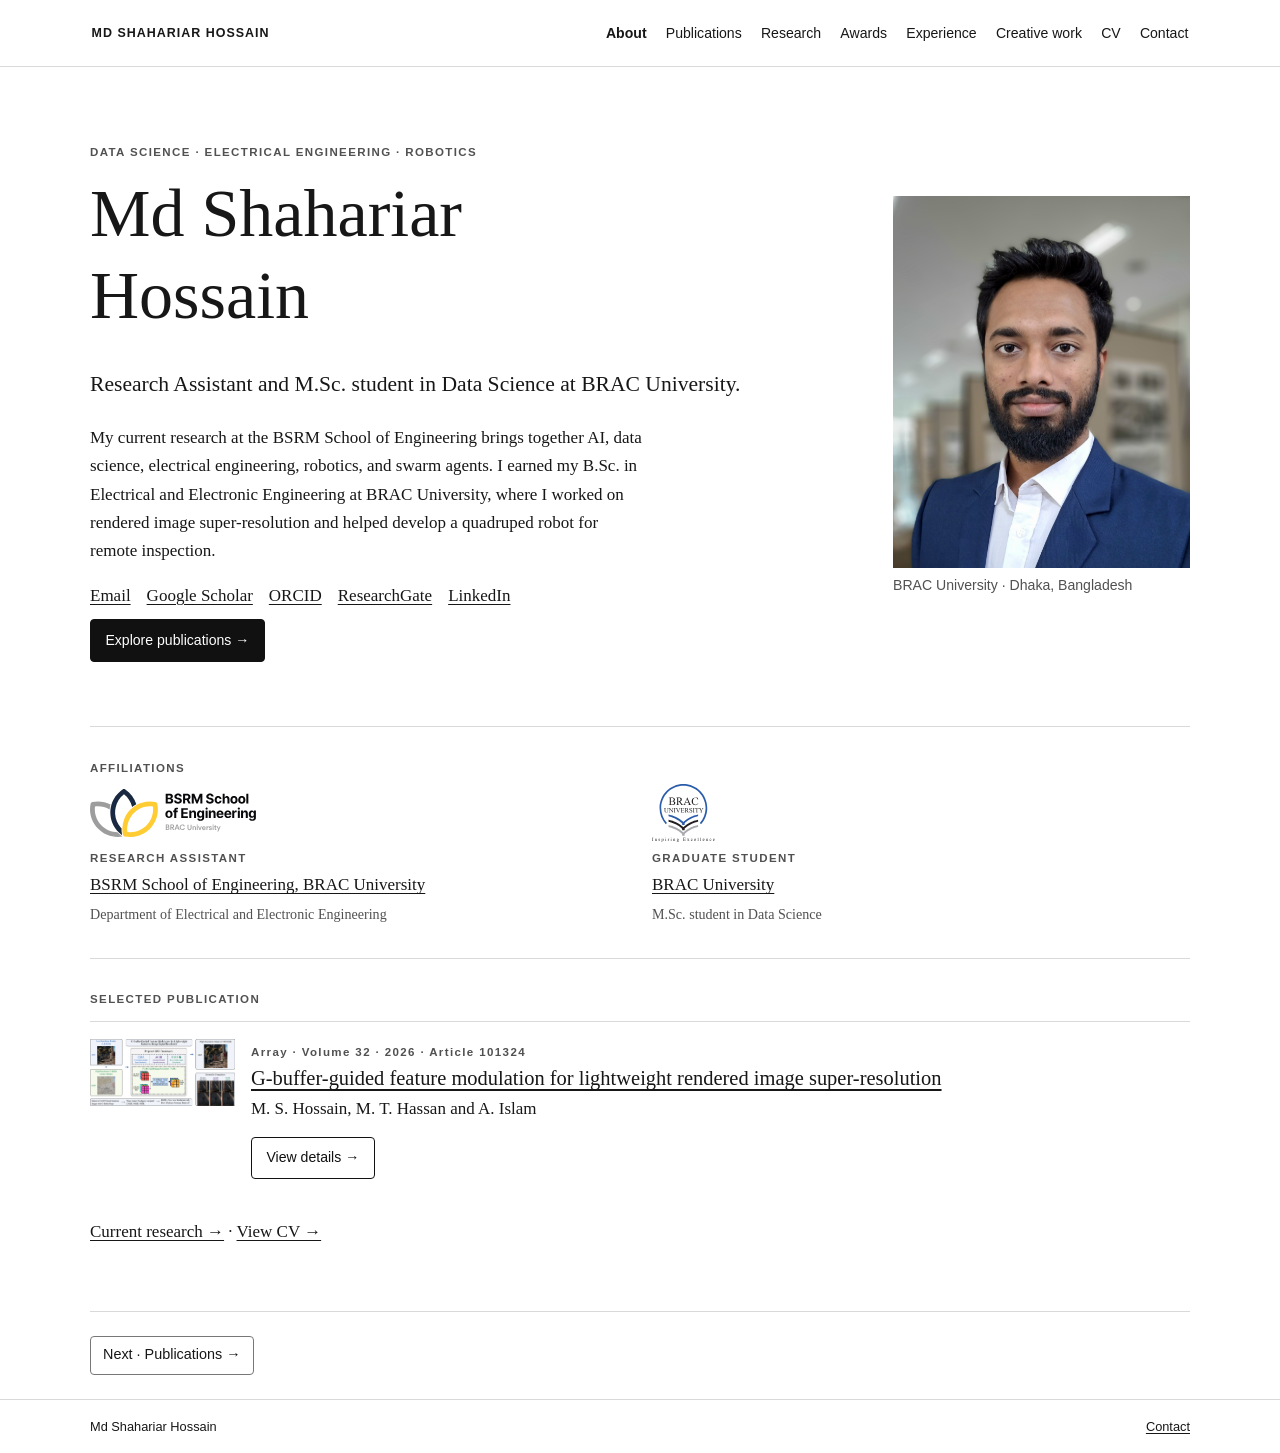
<file: index.html>
<!doctype html>
<html lang="en">
<head>
  <meta charset="utf-8">
  <meta name="viewport" content="width=device-width, initial-scale=1">
  <title>About | Md Shahariar Hossain</title>
  <link rel="stylesheet" href="style.css">
</head>
<body>
  <a class="skip" href="#main">Skip to content</a>
  <header class="site-header">
    <div class="header-inner">
      <a class="brand" href="index.html">MD SHAHARIAR HOSSAIN</a>
      <nav class="desktop-nav" aria-label="Main navigation">
        <a href="index.html" aria-current="page">About</a>
        <a href="publications.html">Publications</a>
        <a href="research.html">Research</a>
        <a href="awards.html">Awards</a>
        <a href="experience.html">Experience</a>
        <a href="creative.html">Creative work</a>
        <a href="cv.html">CV</a>
        <a href="contact.html">Contact</a>
      </nav>
      <details class="mobile-menu">
        <summary aria-label="Main navigation menu"><span aria-hidden="true"></span></summary>
        <nav aria-label="Main navigation">
        <a href="index.html" aria-current="page">About</a>
        <a href="publications.html">Publications</a>
        <a href="research.html">Research</a>
        <a href="awards.html">Awards</a>
        <a href="experience.html">Experience</a>
        <a href="creative.html">Creative work</a>
        <a href="cv.html">CV</a>
        <a href="contact.html">Contact</a>
      </nav>
      </details>
    </div>
  </header>
  <main id="main">
<section class="hero wrap" id="about"><div class="hero-copy"><p class="eyebrow">DATA SCIENCE · ELECTRICAL ENGINEERING · ROBOTICS</p><h1>Md Shahariar<br>Hossain</h1><p class="lead">Research Assistant and M.Sc. student in Data Science at BRAC University.</p><p>My current research at the BSRM School of Engineering brings together AI, data science, electrical engineering, robotics, and swarm agents. I earned my B.Sc. in Electrical and Electronic Engineering at BRAC University, where I worked on rendered image super-resolution and helped develop a quadruped robot for remote inspection.</p><div class="links"><a href="mailto:shahariar.hossain.sron@gmail.com">Email</a><a href="https://scholar.google.com/citations?user=Wtchfr8AAAAJ&amp;hl=en">Google Scholar</a><a href="https://orcid.org/0009-0006-8416-8100">ORCID</a><a href="https://researchgate.net/profile/Md-Hossain-1381">ResearchGate</a><a href="https://linkedin.com/in/sronxyz">LinkedIn</a></div><a class="button" href="publications.html">Explore publications <span aria-hidden="true">→</span></a></div><figure class="portrait"><img src="portrait.jpg" alt="Portrait of Md Shahariar Hossain"><figcaption>BRAC University · Dhaka, Bangladesh</figcaption></figure></section>
<section class="wrap affiliations" aria-label="Affiliations"><p class="eyebrow">AFFILIATIONS</p><div class="affiliation-grid"><div class="affiliation"><img class="affiliation-logo" src="assets/img/bsrm-soe-logo.svg" alt="BSRM School of Engineering, BRAC University" width="228" height="66"><div class="affiliation-copy"><span class="eyebrow">RESEARCH ASSISTANT</span><a href="https://engineering.bracu.ac.bd/">BSRM School of Engineering, BRAC University</a><small>Department of Electrical and Electronic Engineering</small></div></div><div class="affiliation"><img class="affiliation-logo bracu-logo" src="assets/img/bracu-logo.svg" alt="BRAC University" width="94" height="86"><div class="affiliation-copy"><span class="eyebrow">GRADUATE STUDENT</span><a href="https://www.bracu.ac.bd/">BRAC University</a><small>M.Sc. student in Data Science</small></div></div></div></section>
<section class="wrap featured"><p class="eyebrow">SELECTED PUBLICATION</p><article class="paper-card">
  <img class="paper-thumb" src="gbuffer.png" alt="" loading="lazy">
  <div><p class="eyebrow">Array · Volume 32 · 2026 · Article 101324</p><h2><a href="paper-gbuffer.html">G-buffer-guided feature modulation for lightweight rendered image super-resolution</a></h2><p>M. S. Hossain, M. T. Hassan and A. Islam</p><p class="paper-actions"><a class="button secondary" href="paper-gbuffer.html">View details →</a></p></div>
</article><p><a href="research.html">Current research →</a> · <a href="cv.html">View CV →</a></p></section>
  </main>
  <nav class="wrap page-links" aria-label="Page navigation"><a href="publications.html">Next · Publications →</a></nav>
  <footer><div class="wrap footer-inner"><span>Md Shahariar Hossain</span><a href="contact.html">Contact</a></div></footer>
</body>
</html>
</file>
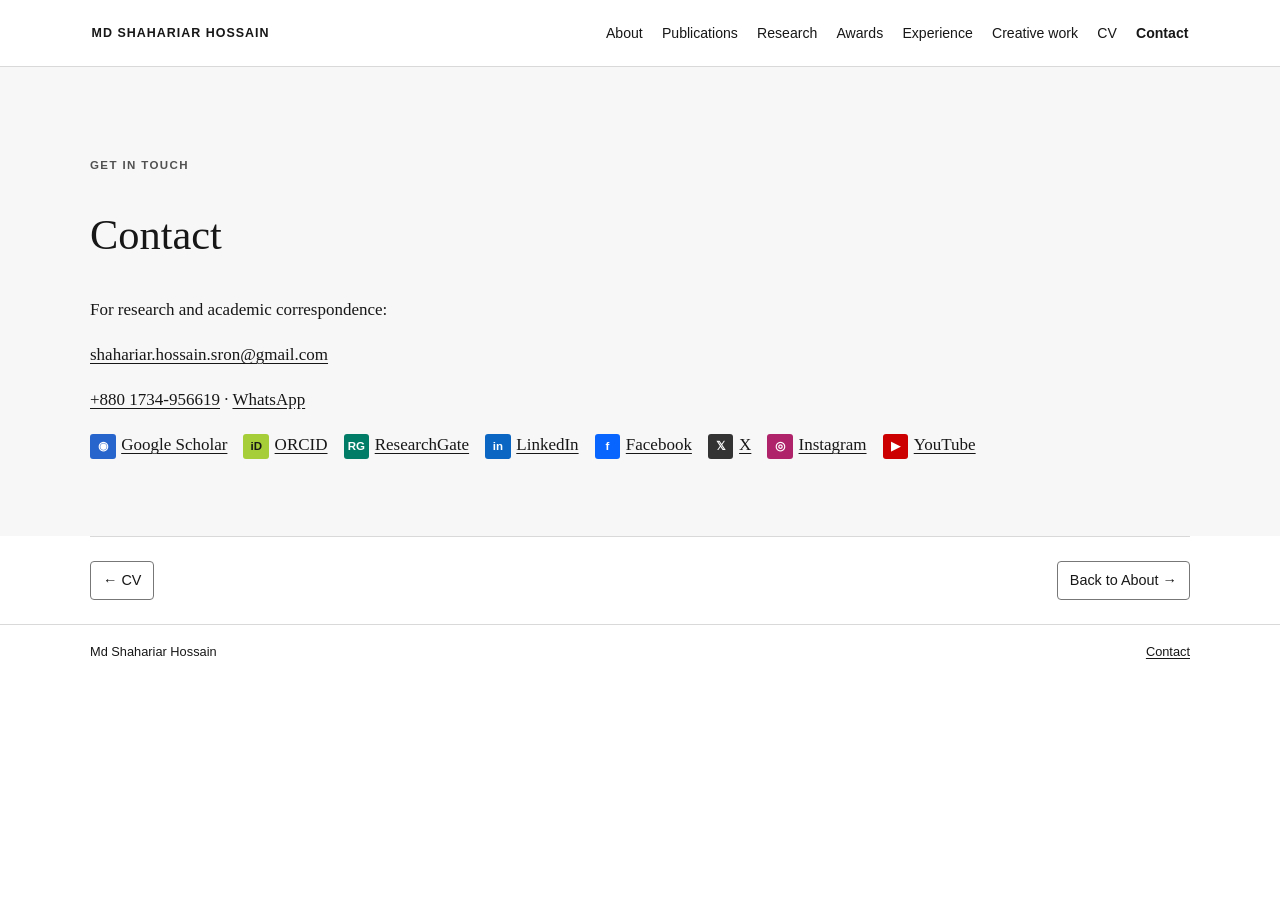
<file: contact.html>
<!doctype html>
<html lang="en">
<head>
  <meta charset="utf-8">
  <meta name="viewport" content="width=device-width, initial-scale=1">
  <title>Contact | Md Shahariar Hossain</title>
  <link rel="stylesheet" href="style.css">
</head>
<body>
  <a class="skip" href="#main">Skip to content</a>
  <header class="site-header">
    <div class="header-inner">
      <a class="brand" href="index.html">MD SHAHARIAR HOSSAIN</a>
      <nav class="desktop-nav" aria-label="Main navigation">
        <a href="index.html">About</a>
        <a href="publications.html">Publications</a>
        <a href="research.html">Research</a>
        <a href="awards.html">Awards</a>
        <a href="experience.html">Experience</a>
        <a href="creative.html">Creative work</a>
        <a href="cv.html">CV</a>
        <a href="contact.html" aria-current="page">Contact</a>
      </nav>
      <details class="mobile-menu">
        <summary aria-label="Main navigation menu"><span aria-hidden="true"></span></summary>
        <nav aria-label="Main navigation">
        <a href="index.html">About</a>
        <a href="publications.html">Publications</a>
        <a href="research.html">Research</a>
        <a href="awards.html">Awards</a>
        <a href="experience.html">Experience</a>
        <a href="creative.html">Creative work</a>
        <a href="cv.html">CV</a>
        <a href="contact.html" aria-current="page">Contact</a>
      </nav>
      </details>
    </div>
  </header>
  <main id="main">
<section class="section contact" id="contact"><div class="wrap"><p class="eyebrow">GET IN TOUCH</p><h2>Contact</h2><p>For research and academic correspondence:</p><p class="contact-email"><a href="mailto:shahariar.hossain.sron@gmail.com">shahariar.hossain.sron@gmail.com</a></p><p><a href="tel:+8801734956619">+880 1734-956619</a> · <a href="https://wa.me/8801734956619">WhatsApp</a></p><div class="links"><a href="https://scholar.google.com/citations?user=Wtchfr8AAAAJ&amp;hl=en"><span class="social-icon" aria-hidden="true">◉</span>Google Scholar</a>
<a href="https://orcid.org/0009-0006-8416-8100"><span class="social-icon" aria-hidden="true">iD</span>ORCID</a>
<a href="https://researchgate.net/profile/Md-Hossain-1381"><span class="social-icon" aria-hidden="true">RG</span>ResearchGate</a>
<a href="https://linkedin.com/in/sronxyz"><span class="social-icon" aria-hidden="true">in</span>LinkedIn</a>
<a href="https://www.facebook.com/sron.xyz/"><span class="social-icon" aria-hidden="true">f</span>Facebook</a>
<a href="https://twitter.com/sron_xyz"><span class="social-icon" aria-hidden="true">𝕏</span>X</a>
<a href="https://www.instagram.com/sron.xyz/"><span class="social-icon" aria-hidden="true">◎</span>Instagram</a>
<a href="https://www.youtube.com/channel/UC0pDa_zDXeXVs8WjxrElNRw"><span class="social-icon" aria-hidden="true">▶</span>YouTube</a></div></div></section>
  </main>
  <nav class="wrap page-links" aria-label="Page navigation"><a href="cv.html">← CV</a> <a href="index.html">Back to About →</a></nav>
  <footer><div class="wrap footer-inner"><span>Md Shahariar Hossain</span><a href="contact.html">Contact</a></div></footer>
</body>
</html>
</file>
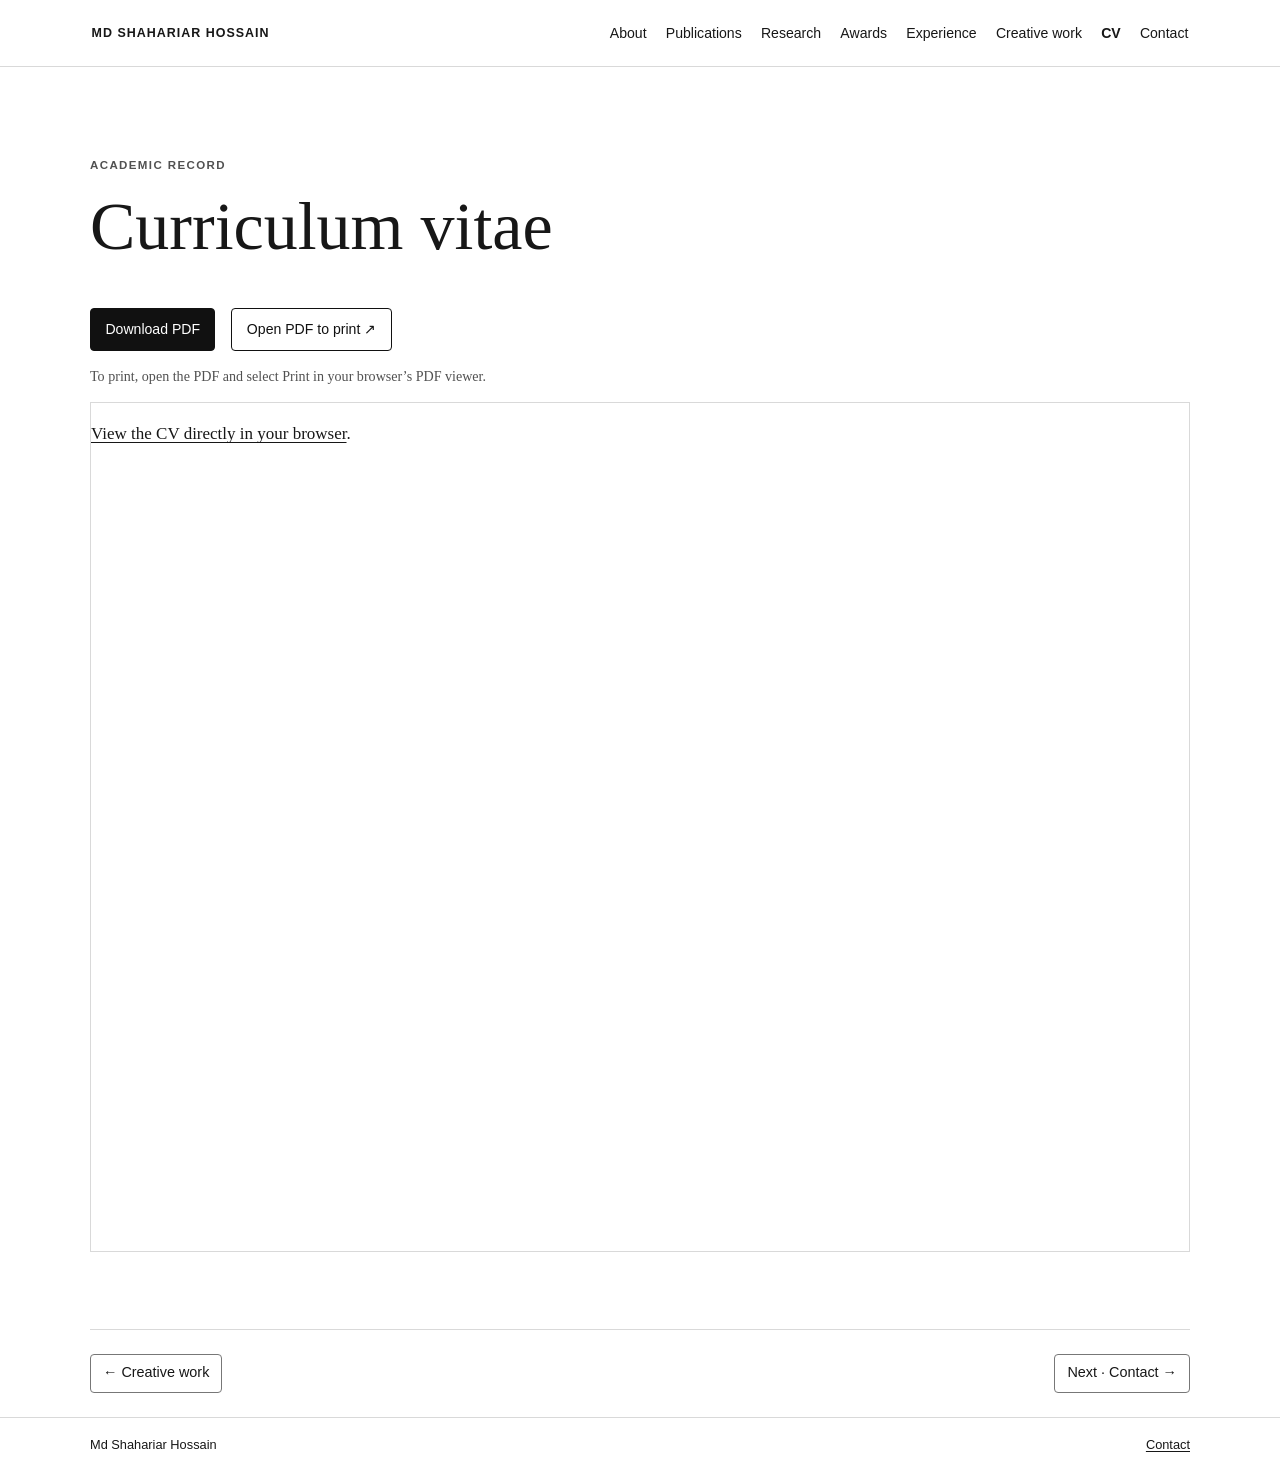
<file: cv.html>
<!doctype html>
<html lang="en">
<head>
  <meta charset="utf-8">
  <meta name="viewport" content="width=device-width, initial-scale=1">
  <title>Curriculum vitae | Md Shahariar Hossain</title>
  <link rel="stylesheet" href="style.css">
</head>
<body>
  <a class="skip" href="#main">Skip to content</a>
  <header class="site-header">
    <div class="header-inner">
      <a class="brand" href="index.html">MD SHAHARIAR HOSSAIN</a>
      <nav class="desktop-nav" aria-label="Main navigation">
        <a href="index.html">About</a>
        <a href="publications.html">Publications</a>
        <a href="research.html">Research</a>
        <a href="awards.html">Awards</a>
        <a href="experience.html">Experience</a>
        <a href="creative.html">Creative work</a>
        <a href="cv.html" aria-current="page">CV</a>
        <a href="contact.html">Contact</a>
      </nav>
      <details class="mobile-menu">
        <summary aria-label="Main navigation menu"><span aria-hidden="true"></span></summary>
        <nav aria-label="Main navigation">
        <a href="index.html">About</a>
        <a href="publications.html">Publications</a>
        <a href="research.html">Research</a>
        <a href="awards.html">Awards</a>
        <a href="experience.html">Experience</a>
        <a href="creative.html">Creative work</a>
        <a href="cv.html" aria-current="page">CV</a>
        <a href="contact.html">Contact</a>
      </nav>
      </details>
    </div>
  </header>
  <main id="main">
<section class="wrap page">
  <p class="eyebrow">ACADEMIC RECORD</p>
  <h1>Curriculum vitae</h1>
  <div class="cv-actions">
    <a class="button" href="Shahariar-Hossain-CV.pdf" download>Download PDF</a>
    <a class="button secondary" href="Shahariar-Hossain-CV.pdf" target="_blank" rel="noopener">Open PDF to print ↗</a>
  </div>
  <p class="small">To print, open the PDF and select Print in your browser’s PDF viewer.</p>
  <object class="cv-viewer" data="Shahariar-Hossain-CV.pdf#view=FitH" type="application/pdf" aria-label="Curriculum vitae PDF preview">
    <p><a href="Shahariar-Hossain-CV.pdf">View the CV directly in your browser</a>.</p>
  </object>
</section>
  </main>
  <nav class="wrap page-links" aria-label="Page navigation"><a href="creative.html">← Creative work</a> <a href="contact.html">Next · Contact →</a></nav>
  <footer><div class="wrap footer-inner"><span>Md Shahariar Hossain</span><a href="contact.html">Contact</a></div></footer>
</body>
</html>
</file>
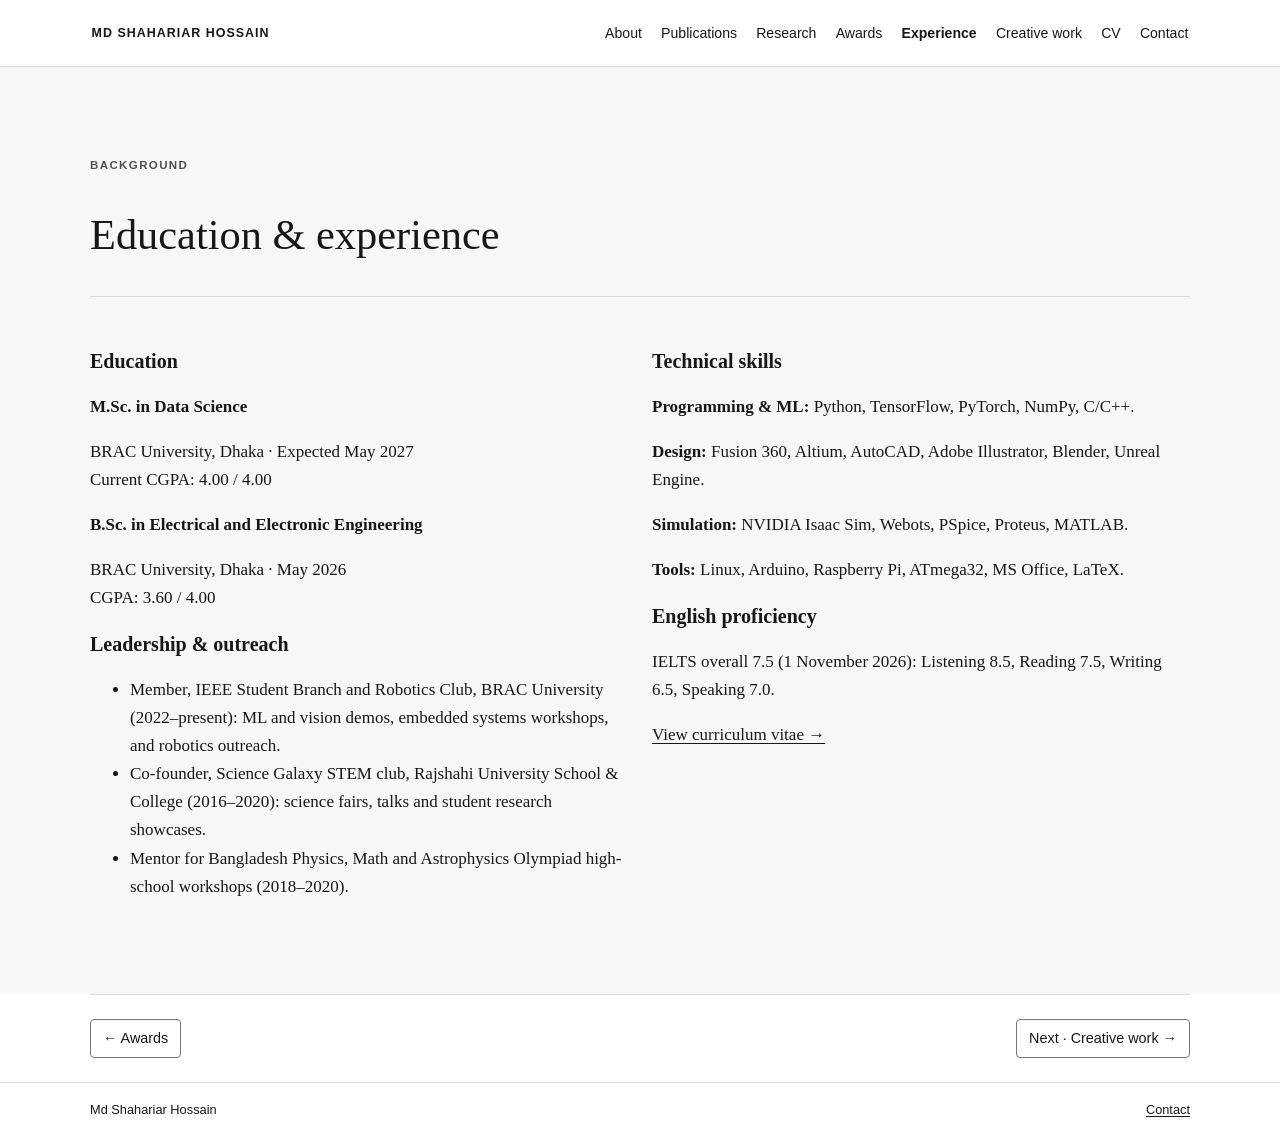
<file: experience.html>
<!doctype html>
<html lang="en">
<head>
  <meta charset="utf-8">
  <meta name="viewport" content="width=device-width, initial-scale=1">
  <title>Education and experience | Md Shahariar Hossain</title>
  <link rel="stylesheet" href="style.css">
</head>
<body>
  <a class="skip" href="#main">Skip to content</a>
  <header class="site-header">
    <div class="header-inner">
      <a class="brand" href="index.html">MD SHAHARIAR HOSSAIN</a>
      <nav class="desktop-nav" aria-label="Main navigation">
        <a href="index.html">About</a>
        <a href="publications.html">Publications</a>
        <a href="research.html">Research</a>
        <a href="awards.html">Awards</a>
        <a href="experience.html" aria-current="page">Experience</a>
        <a href="creative.html">Creative work</a>
        <a href="cv.html">CV</a>
        <a href="contact.html">Contact</a>
      </nav>
      <details class="mobile-menu">
        <summary aria-label="Main navigation menu"><span aria-hidden="true"></span></summary>
        <nav aria-label="Main navigation">
        <a href="index.html">About</a>
        <a href="publications.html">Publications</a>
        <a href="research.html">Research</a>
        <a href="awards.html">Awards</a>
        <a href="experience.html" aria-current="page">Experience</a>
        <a href="creative.html">Creative work</a>
        <a href="cv.html">CV</a>
        <a href="contact.html">Contact</a>
      </nav>
      </details>
    </div>
  </header>
  <main id="main">
<section class="section shaded" id="experience"><div class="wrap"><div class="section-heading"><div><p class="eyebrow">BACKGROUND</p><h2>Education &amp; experience</h2></div></div><div class="grid two"><div><h3>Education</h3><div class="entry"><strong>M.Sc. in Data Science</strong><p>BRAC University, Dhaka · Expected May 2027<br>Current CGPA: 4.00 / 4.00</p></div><div class="entry"><strong>B.Sc. in Electrical and Electronic Engineering</strong><p>BRAC University, Dhaka · May 2026<br>CGPA: 3.60 / 4.00</p></div><h3>Leadership &amp; outreach</h3><ul><li>Member, IEEE Student Branch and Robotics Club, BRAC University (2022–present): ML and vision demos, embedded systems workshops, and robotics outreach.</li><li>Co-founder, Science Galaxy STEM club, Rajshahi University School &amp; College (2016–2020): science fairs, talks and student research showcases.</li><li>Mentor for Bangladesh Physics, Math and Astrophysics Olympiad high-school workshops (2018–2020).</li></ul></div><div><h3>Technical skills</h3><p><strong>Programming &amp; ML:</strong> Python, TensorFlow, PyTorch, NumPy, C/C++.</p><p><strong>Design:</strong> Fusion 360, Altium, AutoCAD, Adobe Illustrator, Blender, Unreal Engine.</p><p><strong>Simulation:</strong> NVIDIA Isaac Sim, Webots, PSpice, Proteus, MATLAB.</p><p><strong>Tools:</strong> Linux, Arduino, Raspberry Pi, ATmega32, MS Office, LaTeX.</p><h3>English proficiency</h3><p>IELTS overall 7.5 (1 November 2026): Listening 8.5, Reading 7.5, Writing 6.5, Speaking 7.0.</p><p><a href="cv.html">View curriculum vitae →</a></p></div></div></div></section>
  </main>
  <nav class="wrap page-links" aria-label="Page navigation"><a href="awards.html">← Awards</a> <a href="creative.html">Next · Creative work →</a></nav>
  <footer><div class="wrap footer-inner"><span>Md Shahariar Hossain</span><a href="contact.html">Contact</a></div></footer>
</body>
</html>
</file>
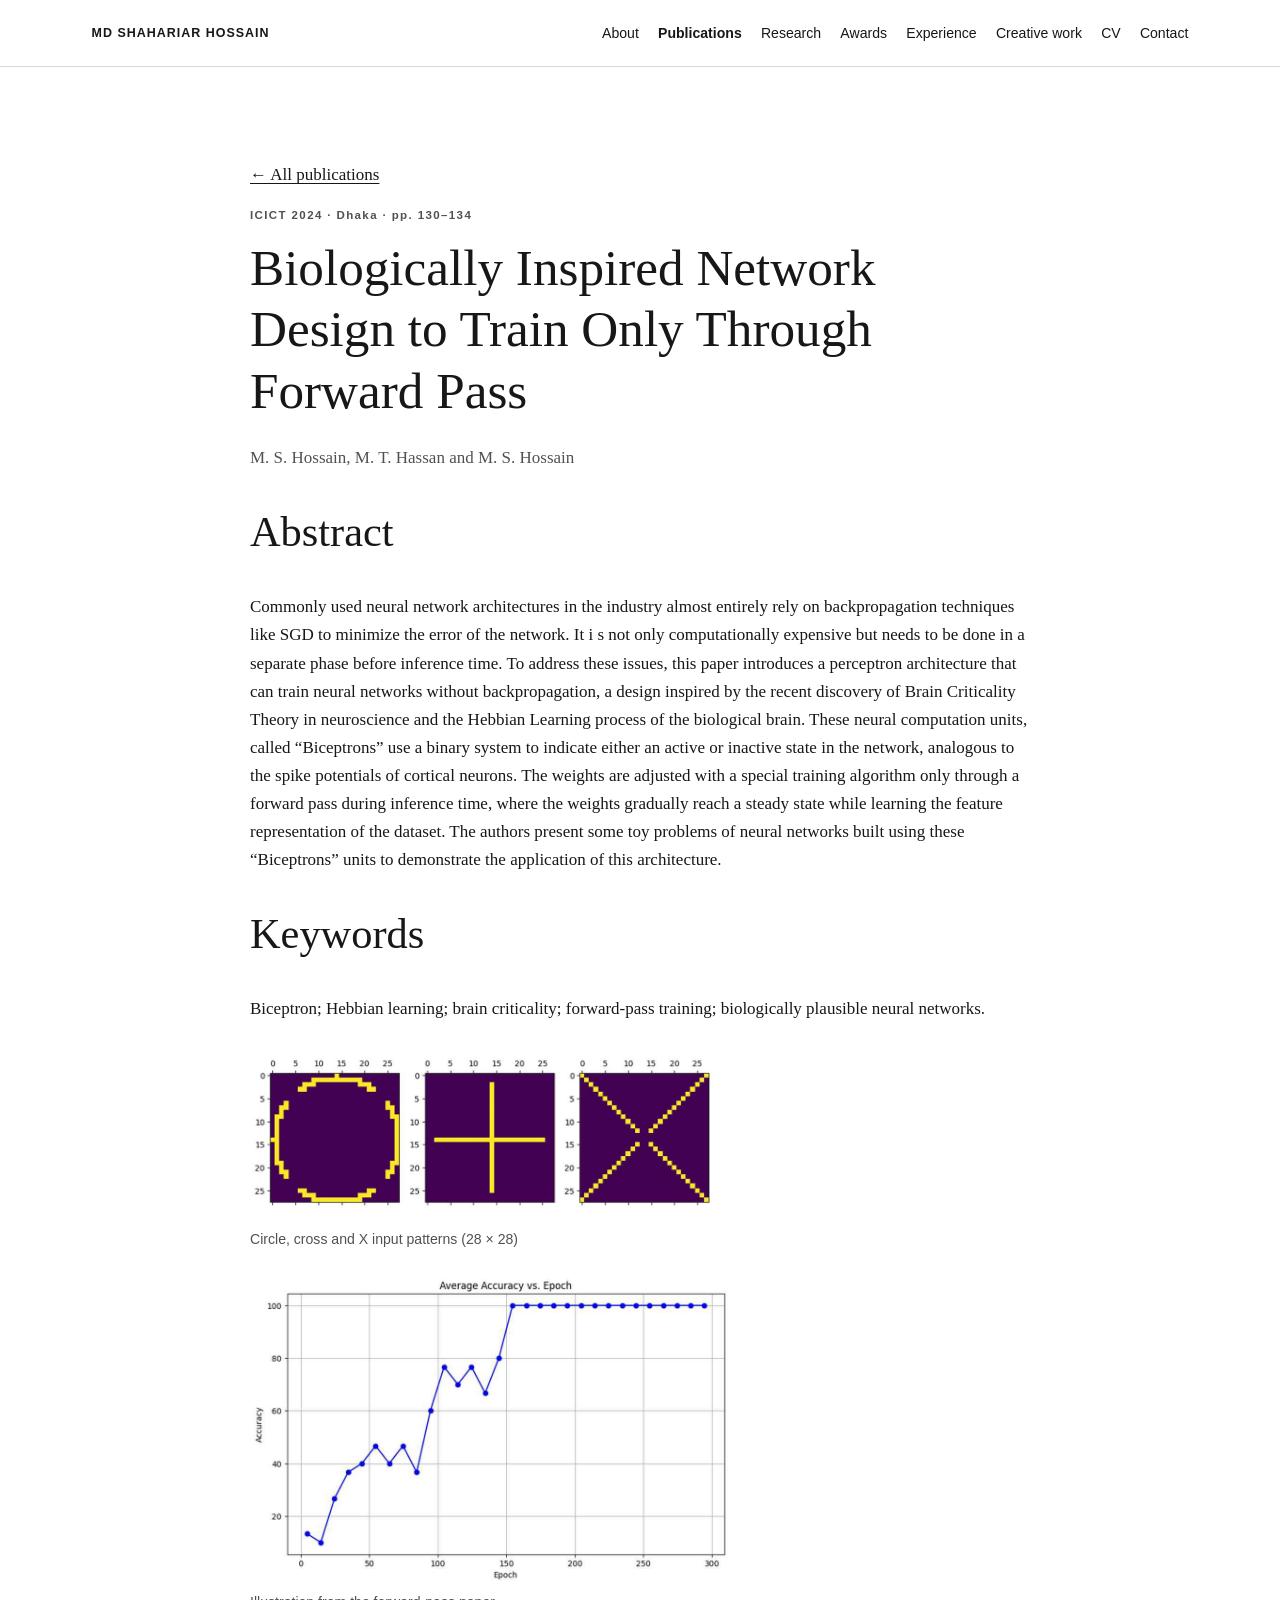
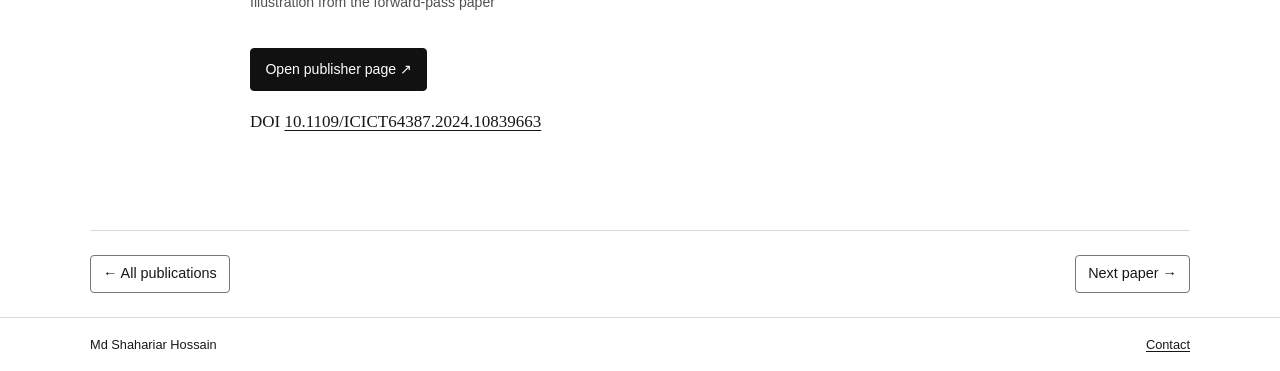
<file: paper-forward-pass.html>
<!doctype html>
<html lang="en">
<head>
  <meta charset="utf-8">
  <meta name="viewport" content="width=device-width, initial-scale=1">
  <title>Biologically Inspired Network Design to Train Only Through Forward Pass | Md Shahariar Hossain</title>
  <link rel="stylesheet" href="style.css">
</head>
<body>
  <a class="skip" href="#main">Skip to content</a>
  <header class="site-header">
    <div class="header-inner">
      <a class="brand" href="index.html">MD SHAHARIAR HOSSAIN</a>
      <nav class="desktop-nav" aria-label="Main navigation">
        <a href="index.html">About</a>
        <a href="publications.html" aria-current="page">Publications</a>
        <a href="research.html">Research</a>
        <a href="awards.html">Awards</a>
        <a href="experience.html">Experience</a>
        <a href="creative.html">Creative work</a>
        <a href="cv.html">CV</a>
        <a href="contact.html">Contact</a>
      </nav>
      <details class="mobile-menu">
        <summary aria-label="Main navigation menu"><span aria-hidden="true"></span></summary>
        <nav aria-label="Main navigation">
        <a href="index.html">About</a>
        <a href="publications.html" aria-current="page">Publications</a>
        <a href="research.html">Research</a>
        <a href="awards.html">Awards</a>
        <a href="experience.html">Experience</a>
        <a href="creative.html">Creative work</a>
        <a href="cv.html">CV</a>
        <a href="contact.html">Contact</a>
      </nav>
      </details>
    </div>
  </header>
  <main id="main">
<article class="wrap page paper-detail">
  <p><a href="publications.html">← All publications</a></p>
  <p class="eyebrow">ICICT 2024 · Dhaka · pp. 130–134</p>
  <h1>Biologically Inspired Network Design to Train Only Through Forward Pass</h1>
  <p class="byline">M. S. Hossain, M. T. Hassan and M. S. Hossain</p>
  <h2>Abstract</h2>
<p>Commonly used neural network architectures in the industry almost entirely rely on backpropagation techniques like SGD to minimize the error of the network. It i s not only computationally expensive but needs to be done in a separate phase before inference time. To address these issues, this paper introduces a perceptron architecture that can train neural networks without backpropagation, a design inspired by the recent discovery of Brain Criticality Theory in neuroscience and the Hebbian Learning process of the biological brain. These neural computation units, called “Biceptrons” use a binary system to indicate either an active or inactive state in the network, analogous to the spike potentials of cortical neurons. The weights are adjusted with a special training algorithm only through a forward pass during inference time, where the weights gradually reach a steady state while learning the feature representation of the dataset. The authors present some toy problems of neural networks built using these “Biceptrons” units to demonstrate the application of this architecture.</p>
<h2>Keywords</h2>
<p>Biceptron; Hebbian learning; brain criticality; forward-pass training; biologically plausible neural networks.</p>

<figure class="detail-figure"><img src="forward-pass-patterns.png" alt="Circle, cross and X input patterns on a 28 by 28 grid" loading="lazy"><figcaption>Circle, cross and X input patterns (28 × 28)</figcaption></figure>
<figure class="detail-figure"><img src="forward-pass-figure.jpg" alt="Illustration from the forward-pass paper" loading="lazy"><figcaption>Illustration from the forward-pass paper</figcaption></figure>
  <p><a class="button" href="https://ieeexplore.ieee.org/document/10839663/">Open publisher page ↗</a></p><p>DOI <a href="https://doi.org/10.1109/ICICT64387.2024.10839663">10.1109/ICICT64387.2024.10839663</a></p>
</article>
  </main>
  <nav class="wrap page-links" aria-label="Page navigation"><a href="publications.html">← All publications</a> <a href="paper-stylegan.html">Next paper →</a></nav>
  <footer><div class="wrap footer-inner"><span>Md Shahariar Hossain</span><a href="contact.html">Contact</a></div></footer>
</body>
</html>
</file>
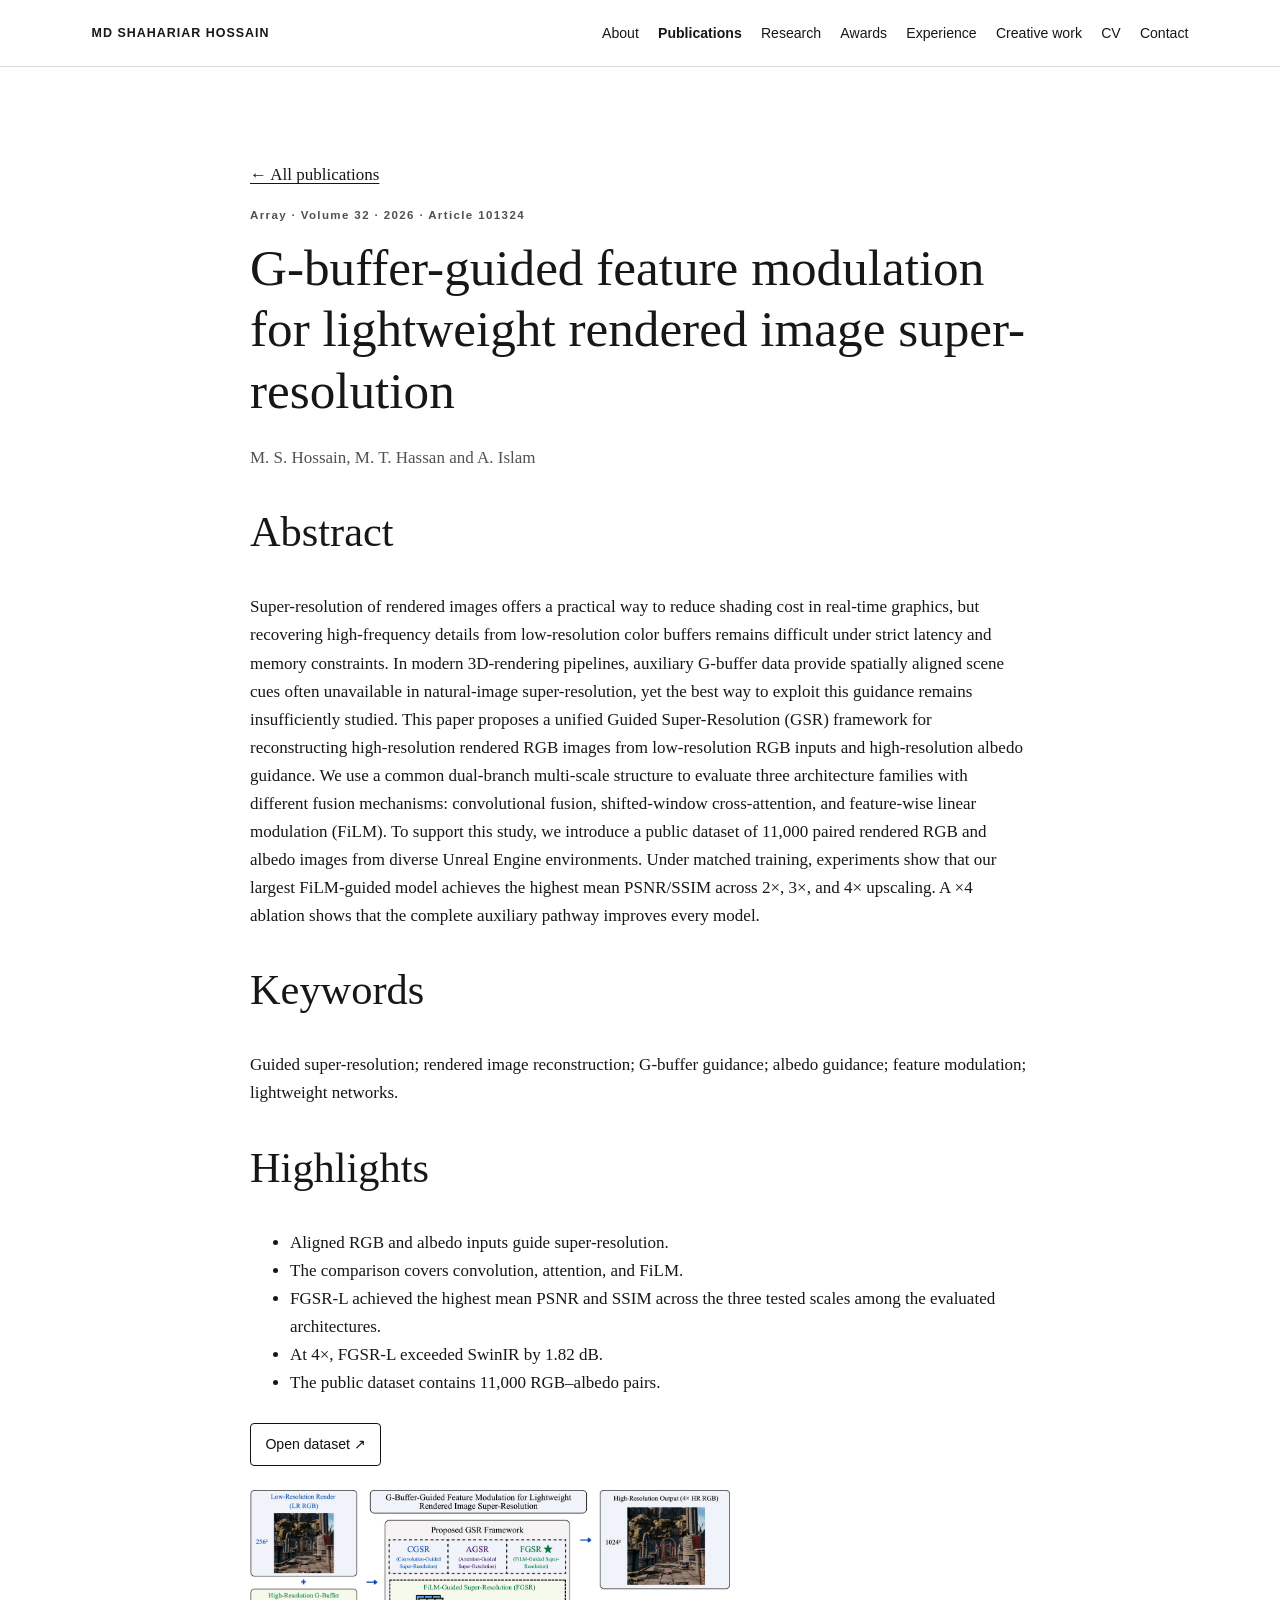
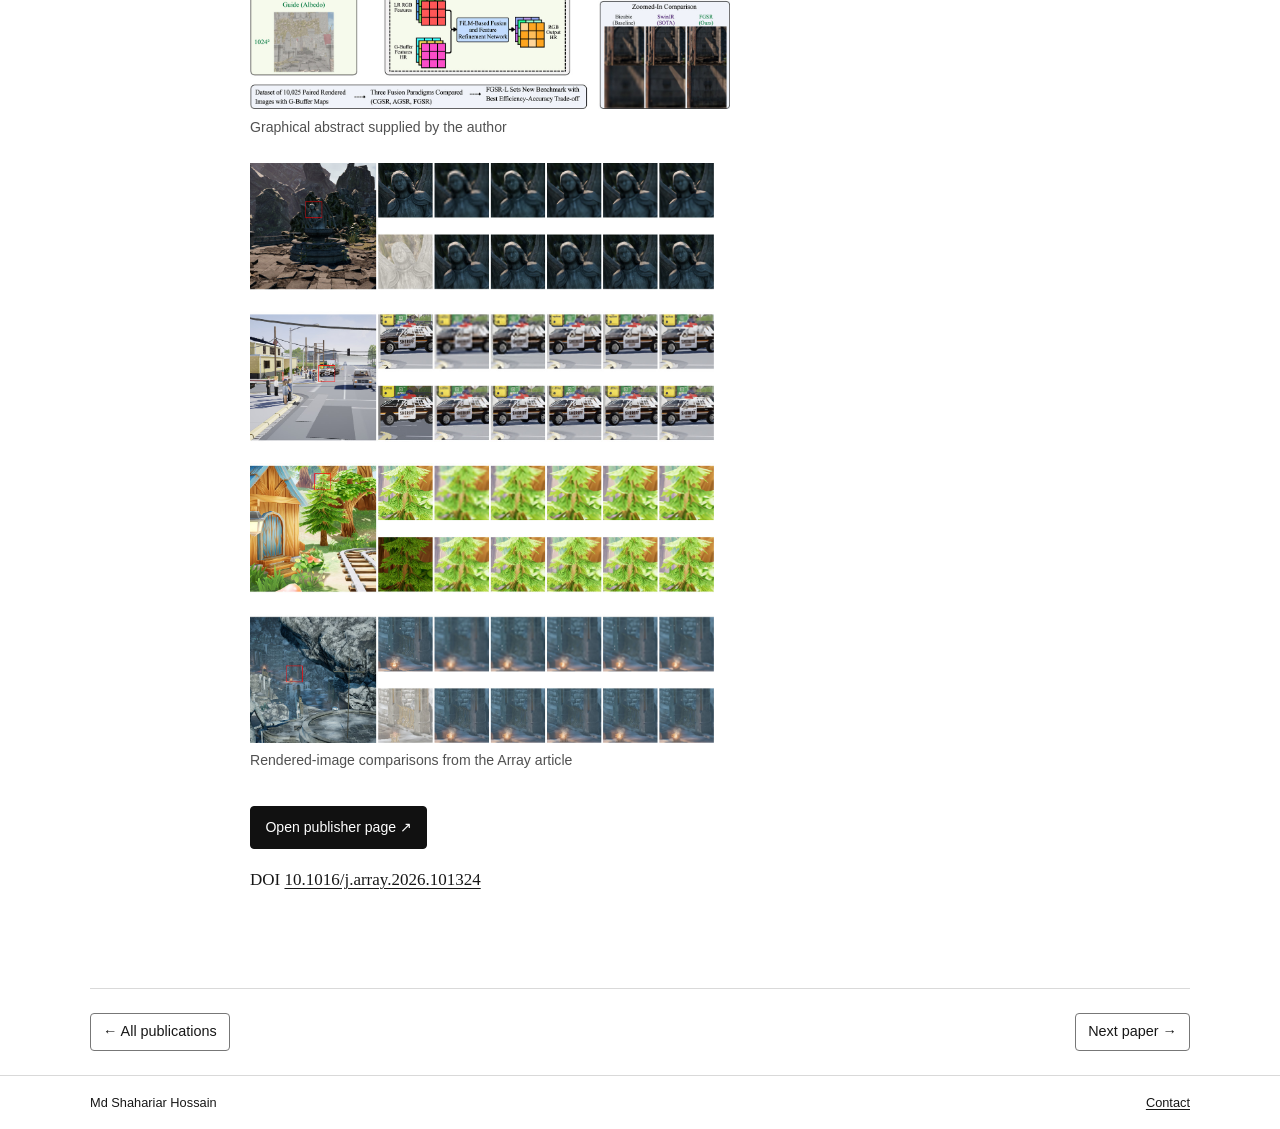
<file: paper-gbuffer.html>
<!doctype html>
<html lang="en">
<head>
  <meta charset="utf-8">
  <meta name="viewport" content="width=device-width, initial-scale=1">
  <title>G-buffer-guided feature modulation for lightweight rendered image super-resolution | Md Shahariar Hossain</title>
  <link rel="stylesheet" href="style.css">
</head>
<body>
  <a class="skip" href="#main">Skip to content</a>
  <header class="site-header">
    <div class="header-inner">
      <a class="brand" href="index.html">MD SHAHARIAR HOSSAIN</a>
      <nav class="desktop-nav" aria-label="Main navigation">
        <a href="index.html">About</a>
        <a href="publications.html" aria-current="page">Publications</a>
        <a href="research.html">Research</a>
        <a href="awards.html">Awards</a>
        <a href="experience.html">Experience</a>
        <a href="creative.html">Creative work</a>
        <a href="cv.html">CV</a>
        <a href="contact.html">Contact</a>
      </nav>
      <details class="mobile-menu">
        <summary aria-label="Main navigation menu"><span aria-hidden="true"></span></summary>
        <nav aria-label="Main navigation">
        <a href="index.html">About</a>
        <a href="publications.html" aria-current="page">Publications</a>
        <a href="research.html">Research</a>
        <a href="awards.html">Awards</a>
        <a href="experience.html">Experience</a>
        <a href="creative.html">Creative work</a>
        <a href="cv.html">CV</a>
        <a href="contact.html">Contact</a>
      </nav>
      </details>
    </div>
  </header>
  <main id="main">
<article class="wrap page paper-detail">
  <p><a href="publications.html">← All publications</a></p>
  <p class="eyebrow">Array · Volume 32 · 2026 · Article 101324</p>
  <h1>G-buffer-guided feature modulation for lightweight rendered image super-resolution</h1>
  <p class="byline">M. S. Hossain, M. T. Hassan and A. Islam</p>
  <h2>Abstract</h2>
<p>Super-resolution of rendered images offers a practical way to reduce shading cost in real-time graphics, but recovering high-frequency details from low-resolution color buffers remains difficult under strict latency and memory constraints. In modern 3D-rendering pipelines, auxiliary G-buffer data provide spatially aligned scene cues often unavailable in natural-image super-resolution, yet the best way to exploit this guidance remains insufficiently studied. This paper proposes a unified Guided Super-Resolution (GSR) framework for reconstructing high-resolution rendered RGB images from low-resolution RGB inputs and high-resolution albedo guidance. We use a common dual-branch multi-scale structure to evaluate three architecture families with different fusion mechanisms: convolutional fusion, shifted-window cross-attention, and feature-wise linear modulation (FiLM). To support this study, we introduce a public dataset of 11,000 paired rendered RGB and albedo images from diverse Unreal Engine environments. Under matched training, experiments show that our largest FiLM-guided model achieves the highest mean PSNR/SSIM across 2×, 3×, and 4× upscaling. A ×4 ablation shows that the complete auxiliary pathway improves every model.</p>
<h2>Keywords</h2>
<p>Guided super-resolution; rendered image reconstruction; G-buffer guidance; albedo guidance; feature modulation; lightweight networks.</p>
<h2>Highlights</h2>
<ul>
  <li>Aligned RGB and albedo inputs guide super-resolution.</li>
  <li>The comparison covers convolution, attention, and FiLM.</li>
  <li>FGSR-L achieved the highest mean PSNR and SSIM across the three tested scales among the evaluated architectures.</li>
  <li>At 4×, FGSR-L exceeded SwinIR by 1.82 dB.</li>
  <li>The public dataset contains 11,000 RGB–albedo pairs.</li>
</ul>
<p><a class="button secondary" href="https://huggingface.co/datasets/ShahariarXYZ/g-buffer-guided-sr">Open dataset ↗</a></p>
<figure class="detail-figure"><img src="gbuffer.png" alt="Author-supplied graphical abstract showing the guidance inputs, fusion methods, and upscaled output"><figcaption>Graphical abstract supplied by the author</figcaption></figure>
<figure class="detail-figure"><img src="gbuffer-figure.jpg" alt="Rendered-image comparisons from the Array article" loading="lazy"><figcaption>Rendered-image comparisons from the Array article</figcaption></figure>
  <p><a class="button" href="https://www.sciencedirect.com/science/article/pii/S2590005626006478">Open publisher page ↗</a></p><p>DOI <a href="https://doi.org/10.1016/j.array.2026.101324">10.1016/j.array.2026.101324</a></p>
</article>
  </main>
  <nav class="wrap page-links" aria-label="Page navigation"><a href="publications.html">← All publications</a> <a href="paper-forward-pass.html">Next paper →</a></nav>
  <footer><div class="wrap footer-inner"><span>Md Shahariar Hossain</span><a href="contact.html">Contact</a></div></footer>
</body>
</html>
</file>
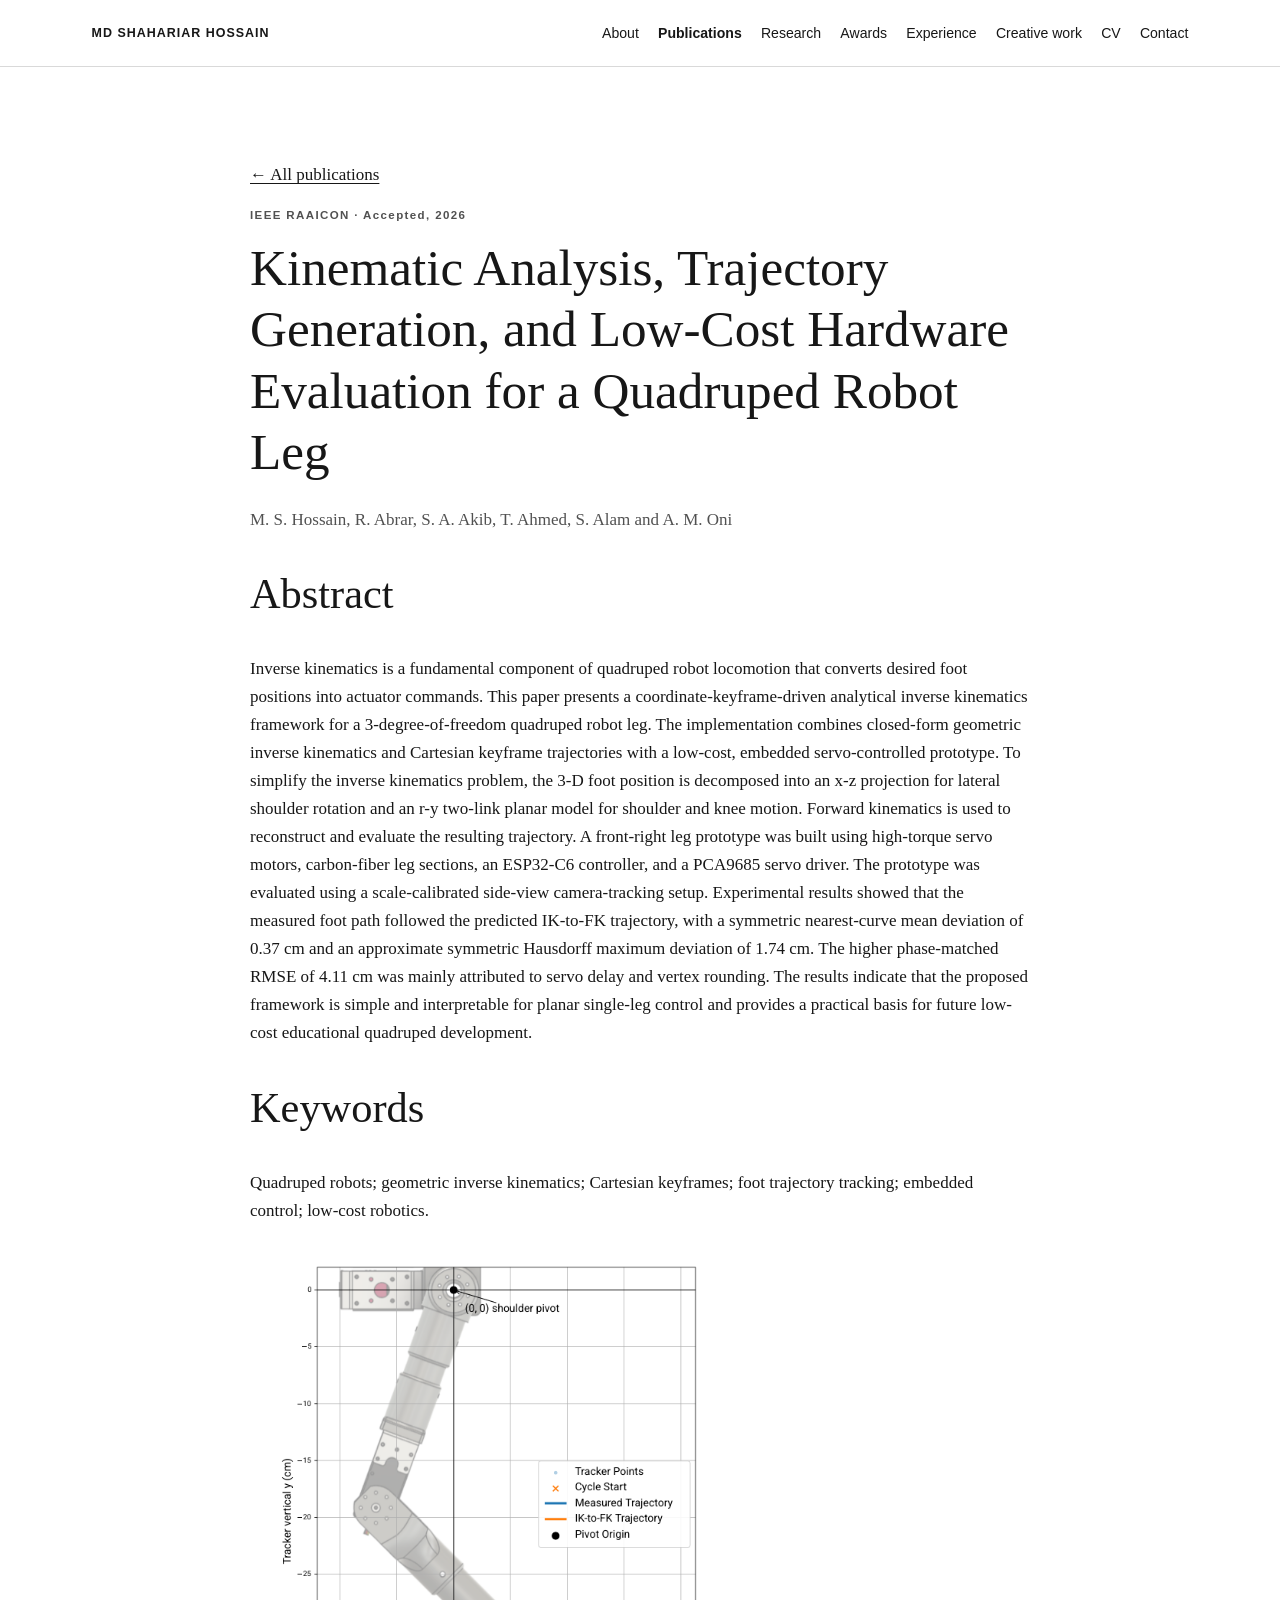
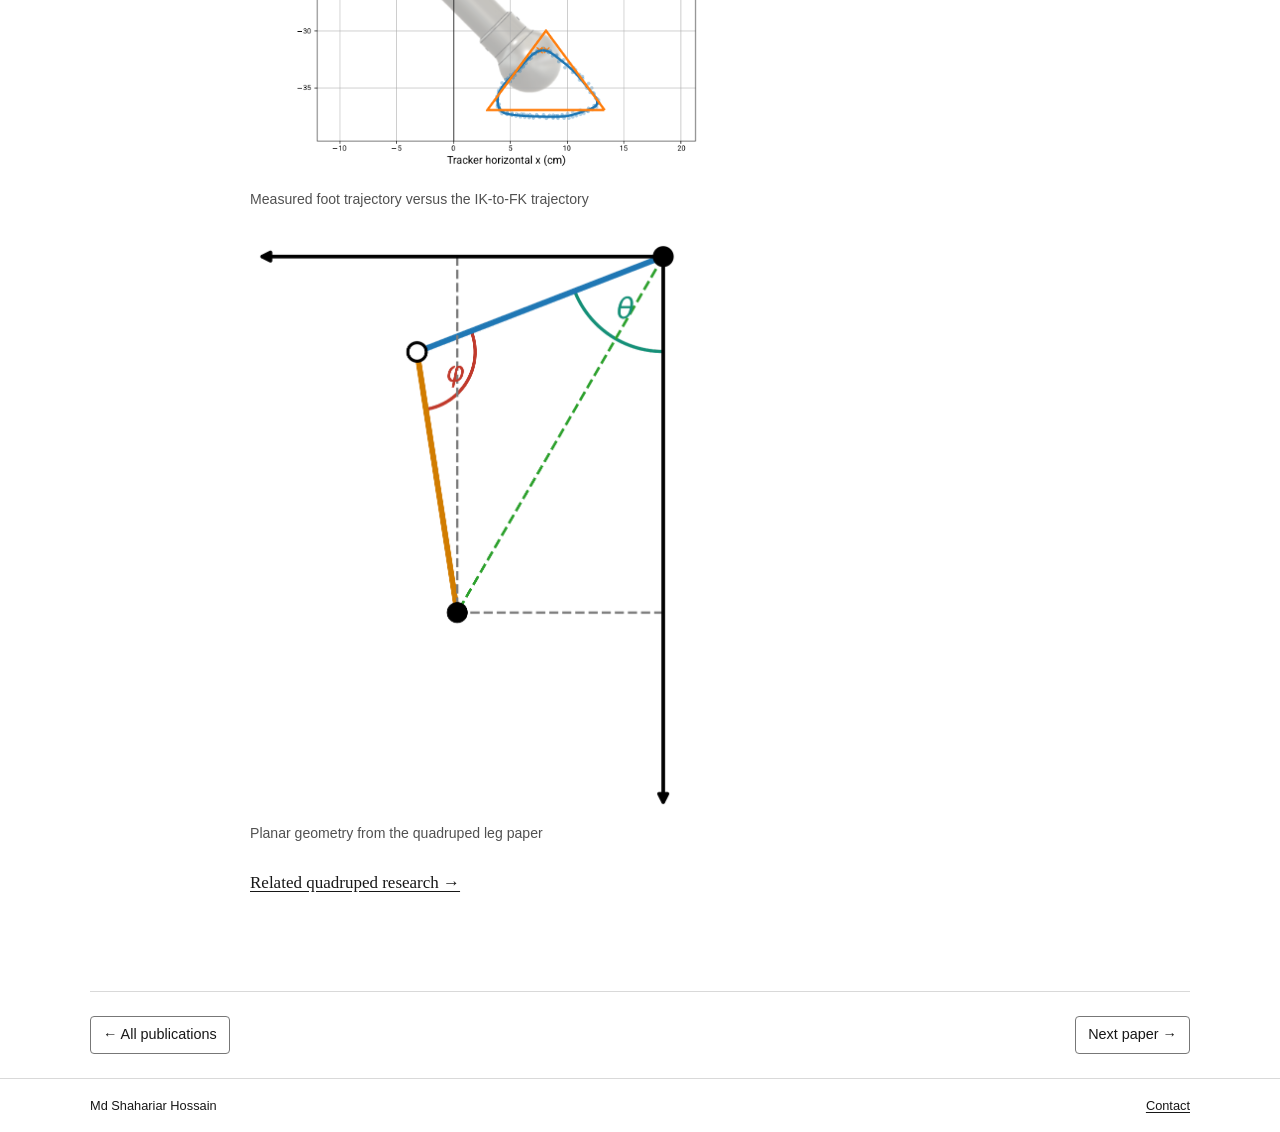
<file: paper-quadruped.html>
<!doctype html>
<html lang="en">
<head>
  <meta charset="utf-8">
  <meta name="viewport" content="width=device-width, initial-scale=1">
  <title>Kinematic Analysis, Trajectory Generation, and Low-Cost Hardware Evaluation for a Quadruped Robot Leg | Md Shahariar Hossain</title>
  <link rel="stylesheet" href="style.css">
</head>
<body>
  <a class="skip" href="#main">Skip to content</a>
  <header class="site-header">
    <div class="header-inner">
      <a class="brand" href="index.html">MD SHAHARIAR HOSSAIN</a>
      <nav class="desktop-nav" aria-label="Main navigation">
        <a href="index.html">About</a>
        <a href="publications.html" aria-current="page">Publications</a>
        <a href="research.html">Research</a>
        <a href="awards.html">Awards</a>
        <a href="experience.html">Experience</a>
        <a href="creative.html">Creative work</a>
        <a href="cv.html">CV</a>
        <a href="contact.html">Contact</a>
      </nav>
      <details class="mobile-menu">
        <summary aria-label="Main navigation menu"><span aria-hidden="true"></span></summary>
        <nav aria-label="Main navigation">
        <a href="index.html">About</a>
        <a href="publications.html" aria-current="page">Publications</a>
        <a href="research.html">Research</a>
        <a href="awards.html">Awards</a>
        <a href="experience.html">Experience</a>
        <a href="creative.html">Creative work</a>
        <a href="cv.html">CV</a>
        <a href="contact.html">Contact</a>
      </nav>
      </details>
    </div>
  </header>
  <main id="main">
<article class="wrap page paper-detail">
  <p><a href="publications.html">← All publications</a></p>
  <p class="eyebrow">IEEE RAAICON · Accepted, 2026</p>
  <h1>Kinematic Analysis, Trajectory Generation, and Low-Cost Hardware Evaluation for a Quadruped Robot Leg</h1>
  <p class="byline">M. S. Hossain, R. Abrar, S. A. Akib, T. Ahmed, S. Alam and A. M. Oni</p>
  <h2>Abstract</h2>
<p>Inverse kinematics is a fundamental component of quadruped robot locomotion that converts desired foot positions into actuator commands. This paper presents a coordinate-keyframe-driven analytical inverse kinematics framework for a 3-degree-of-freedom quadruped robot leg. The implementation combines closed-form geometric inverse kinematics and Cartesian keyframe trajectories with a low-cost, embedded servo-controlled prototype. To simplify the inverse kinematics problem, the 3-D foot position is decomposed into an x-z projection for lateral shoulder rotation and an r-y two-link planar model for shoulder and knee motion. Forward kinematics is used to reconstruct and evaluate the resulting trajectory. A front-right leg prototype was built using high-torque servo motors, carbon-fiber leg sections, an ESP32-C6 controller, and a PCA9685 servo driver. The prototype was evaluated using a scale-calibrated side-view camera-tracking setup. Experimental results showed that the measured foot path followed the predicted IK-to-FK trajectory, with a symmetric nearest-curve mean deviation of 0.37 cm and an approximate symmetric Hausdorff maximum deviation of 1.74 cm. The higher phase-matched RMSE of 4.11 cm was mainly attributed to servo delay and vertex rounding. The results indicate that the proposed framework is simple and interpretable for planar single-leg control and provides a practical basis for future low-cost educational quadruped development.</p>
<h2>Keywords</h2>
<p>Quadruped robots; geometric inverse kinematics; Cartesian keyframes; foot trajectory tracking; embedded control; low-cost robotics.</p>

<figure class="detail-figure"><img src="quadruped-leg-trajectory.png" alt="Measured foot trajectory compared with the IK-to-FK trajectory, overlaid on the robot leg" loading="lazy"><figcaption>Measured foot trajectory versus the IK-to-FK trajectory</figcaption></figure>
<figure class="detail-figure"><img src="quadruped-figure.png" alt="Planar geometry from the quadruped leg paper" loading="lazy"><figcaption>Planar geometry from the quadruped leg paper</figcaption></figure>
  <p><a href="research.html">Related quadruped research →</a></p>
</article>
  </main>
  <nav class="wrap page-links" aria-label="Page navigation"><a href="publications.html">← All publications</a> <a href="paper-thesis.html">Next paper →</a></nav>
  <footer><div class="wrap footer-inner"><span>Md Shahariar Hossain</span><a href="contact.html">Contact</a></div></footer>
</body>
</html>
</file>
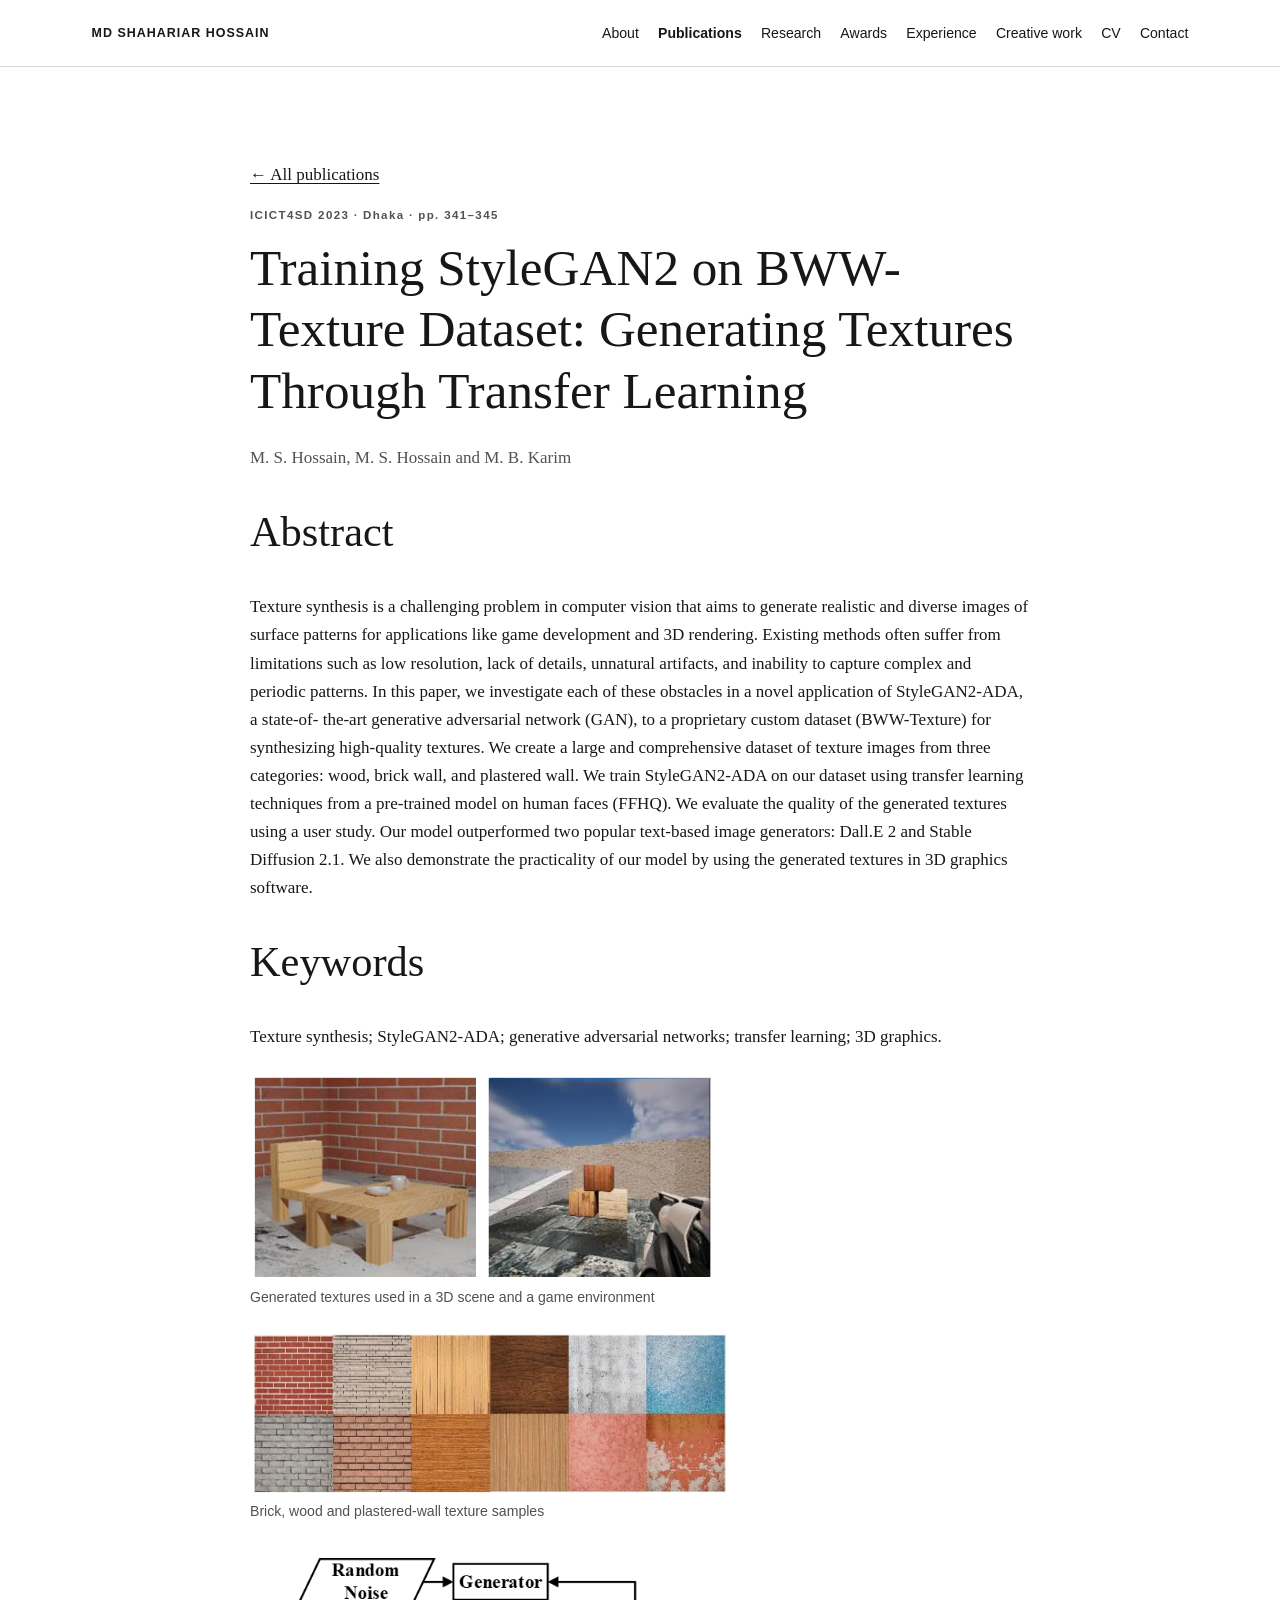
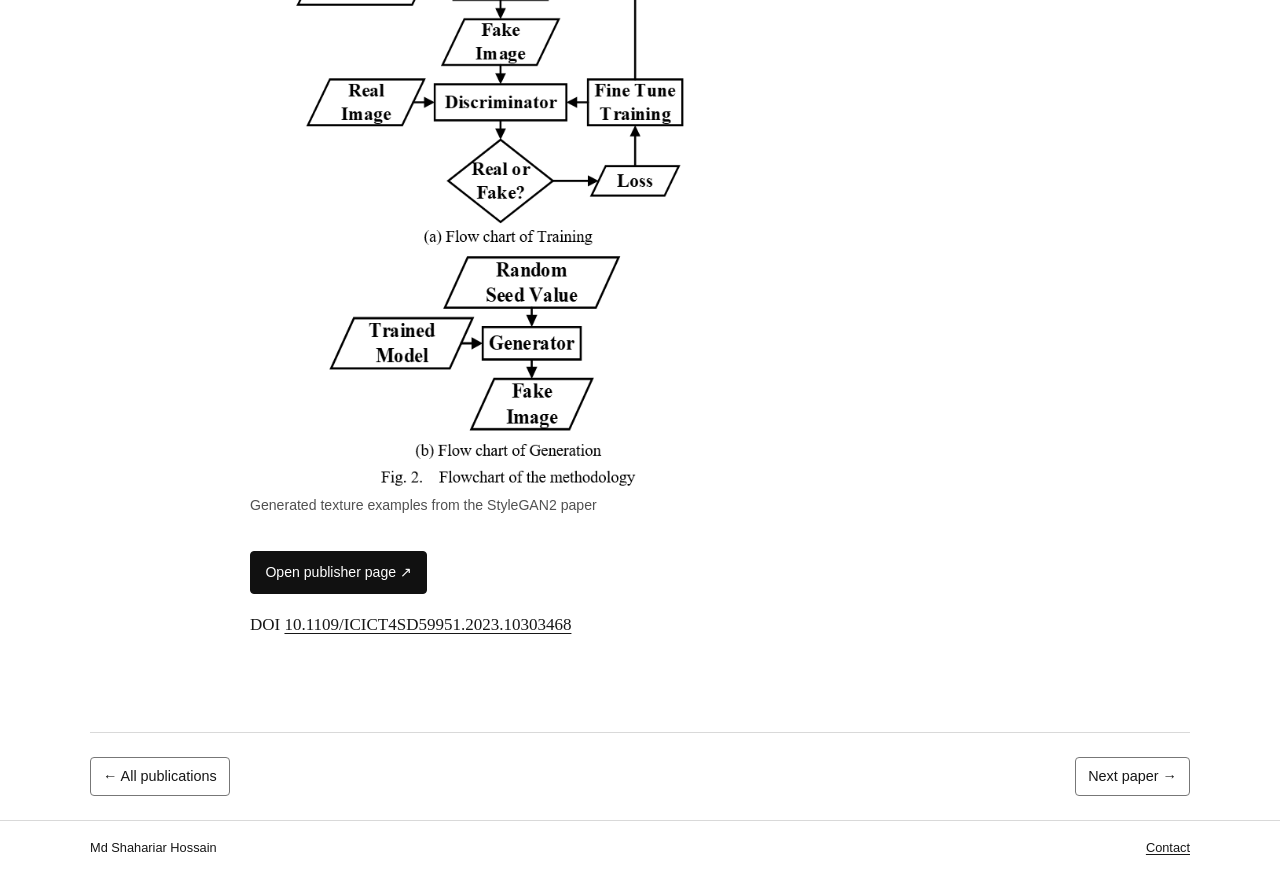
<file: paper-stylegan.html>
<!doctype html>
<html lang="en">
<head>
  <meta charset="utf-8">
  <meta name="viewport" content="width=device-width, initial-scale=1">
  <title>Training StyleGAN2 on BWW-Texture Dataset: Generating Textures Through Transfer Learning | Md Shahariar Hossain</title>
  <link rel="stylesheet" href="style.css">
</head>
<body>
  <a class="skip" href="#main">Skip to content</a>
  <header class="site-header">
    <div class="header-inner">
      <a class="brand" href="index.html">MD SHAHARIAR HOSSAIN</a>
      <nav class="desktop-nav" aria-label="Main navigation">
        <a href="index.html">About</a>
        <a href="publications.html" aria-current="page">Publications</a>
        <a href="research.html">Research</a>
        <a href="awards.html">Awards</a>
        <a href="experience.html">Experience</a>
        <a href="creative.html">Creative work</a>
        <a href="cv.html">CV</a>
        <a href="contact.html">Contact</a>
      </nav>
      <details class="mobile-menu">
        <summary aria-label="Main navigation menu"><span aria-hidden="true"></span></summary>
        <nav aria-label="Main navigation">
        <a href="index.html">About</a>
        <a href="publications.html" aria-current="page">Publications</a>
        <a href="research.html">Research</a>
        <a href="awards.html">Awards</a>
        <a href="experience.html">Experience</a>
        <a href="creative.html">Creative work</a>
        <a href="cv.html">CV</a>
        <a href="contact.html">Contact</a>
      </nav>
      </details>
    </div>
  </header>
  <main id="main">
<article class="wrap page paper-detail">
  <p><a href="publications.html">← All publications</a></p>
  <p class="eyebrow">ICICT4SD 2023 · Dhaka · pp. 341–345</p>
  <h1>Training StyleGAN2 on BWW-Texture Dataset: Generating Textures Through Transfer Learning</h1>
  <p class="byline">M. S. Hossain, M. S. Hossain and M. B. Karim</p>
  <h2>Abstract</h2>
<p>Texture synthesis is a challenging problem in computer vision that aims to generate realistic and diverse images of surface patterns for applications like game development and 3D rendering. Existing methods often suffer from limitations such as low resolution, lack of details, unnatural artifacts, and inability to capture complex and periodic patterns. In this paper, we investigate each of these obstacles in a novel application of StyleGAN2-ADA, a state-of- the-art generative adversarial network (GAN), to a proprietary custom dataset (BWW-Texture) for synthesizing high-quality textures. We create a large and comprehensive dataset of texture images from three categories: wood, brick wall, and plastered wall. We train StyleGAN2-ADA on our dataset using transfer learning techniques from a pre-trained model on human faces (FFHQ). We evaluate the quality of the generated textures using a user study. Our model outperformed two popular text-based image generators: Dall.E 2 and Stable Diffusion 2.1. We also demonstrate the practicality of our model by using the generated textures in 3D graphics software.</p>
<h2>Keywords</h2>
<p>Texture synthesis; StyleGAN2-ADA; generative adversarial networks; transfer learning; 3D graphics.</p>

<figure class="detail-figure"><img src="stylegan-scenes.png" alt="Generated textures applied to a 3D furniture scene and a game environment" loading="lazy"><figcaption>Generated textures used in a 3D scene and a game environment</figcaption></figure>
<figure class="detail-figure"><img src="stylegan-textures.webp" alt="Grid of brick, wood and plastered-wall texture samples" loading="lazy"><figcaption>Brick, wood and plastered-wall texture samples</figcaption></figure>
<figure class="detail-figure"><img src="stylegan-figure.png" alt="Generated texture examples from the StyleGAN2 paper" loading="lazy"><figcaption>Generated texture examples from the StyleGAN2 paper</figcaption></figure>
  <p><a class="button" href="https://ieeexplore.ieee.org/document/10303468/">Open publisher page ↗</a></p><p>DOI <a href="https://doi.org/10.1109/ICICT4SD59951.2023.10303468">10.1109/ICICT4SD59951.2023.10303468</a></p>
</article>
  </main>
  <nav class="wrap page-links" aria-label="Page navigation"><a href="publications.html">← All publications</a> <a href="paper-quadruped.html">Next paper →</a></nav>
  <footer><div class="wrap footer-inner"><span>Md Shahariar Hossain</span><a href="contact.html">Contact</a></div></footer>
</body>
</html>
</file>
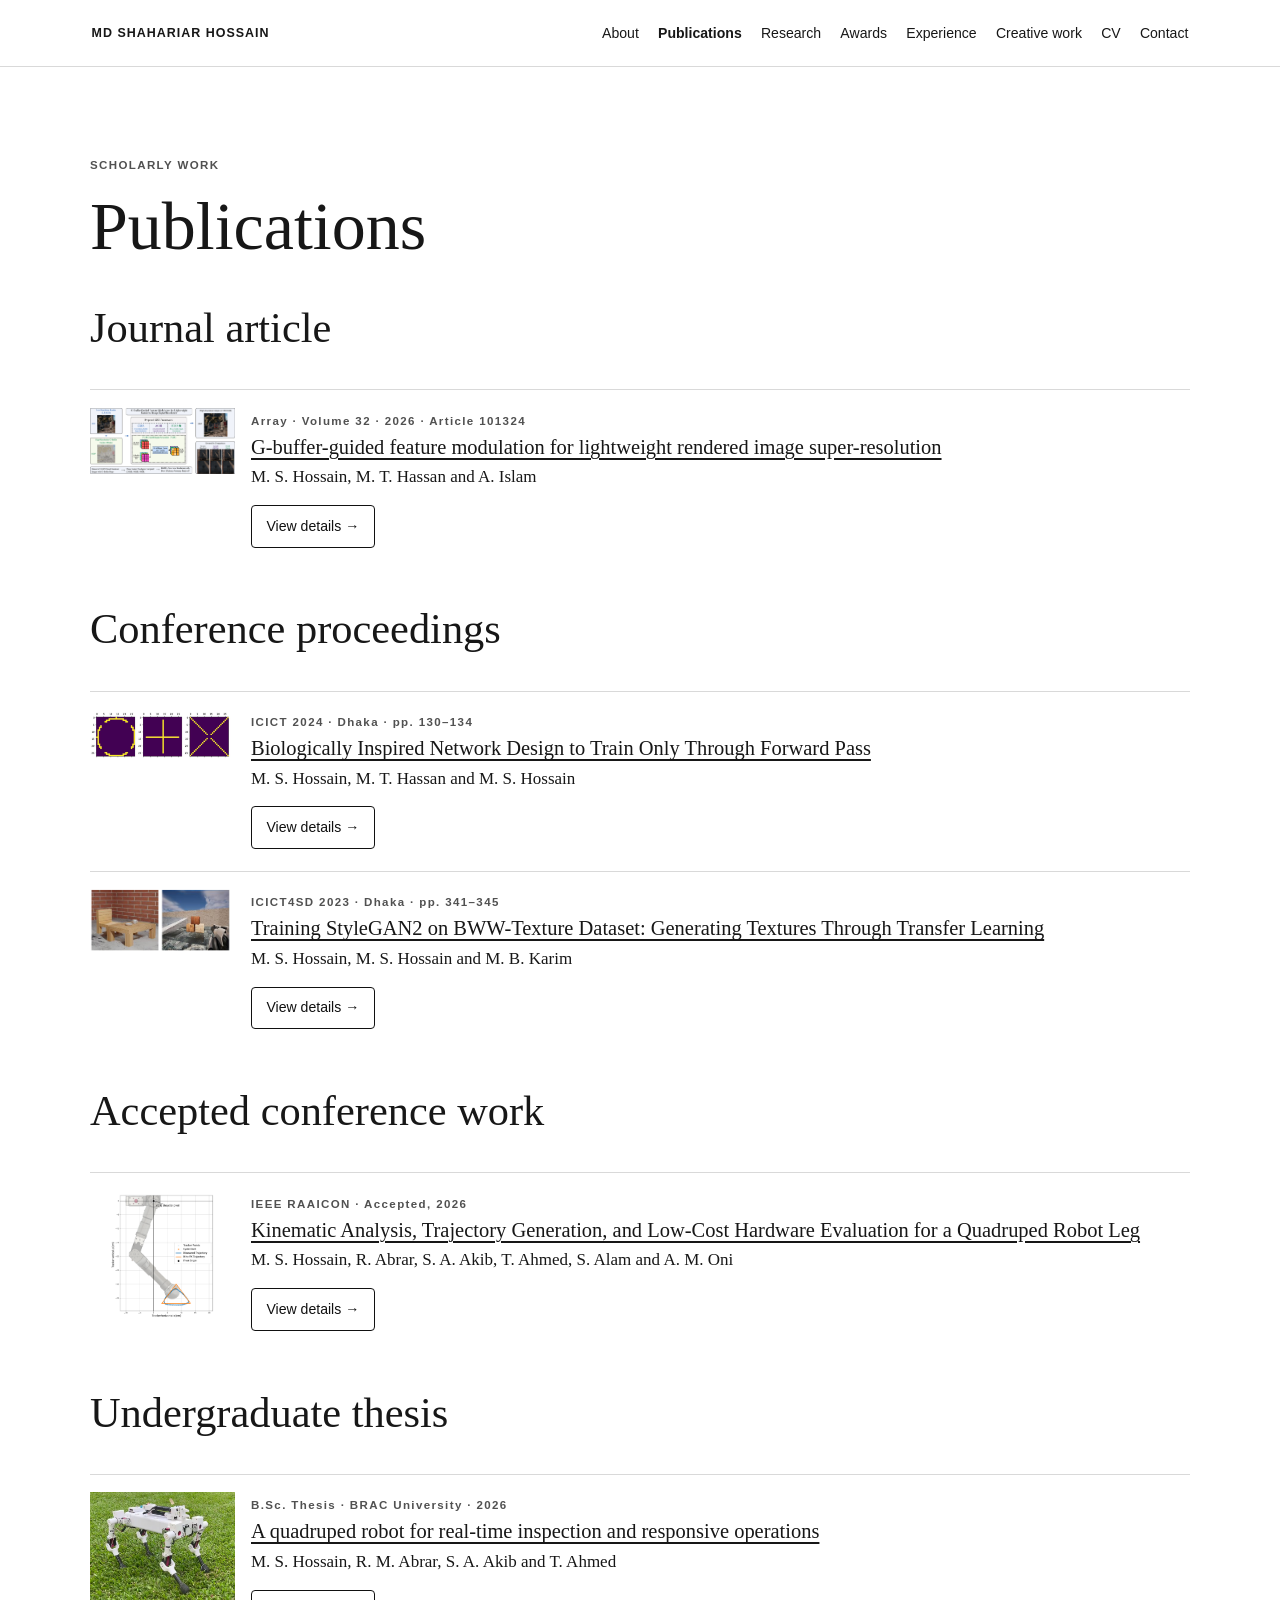
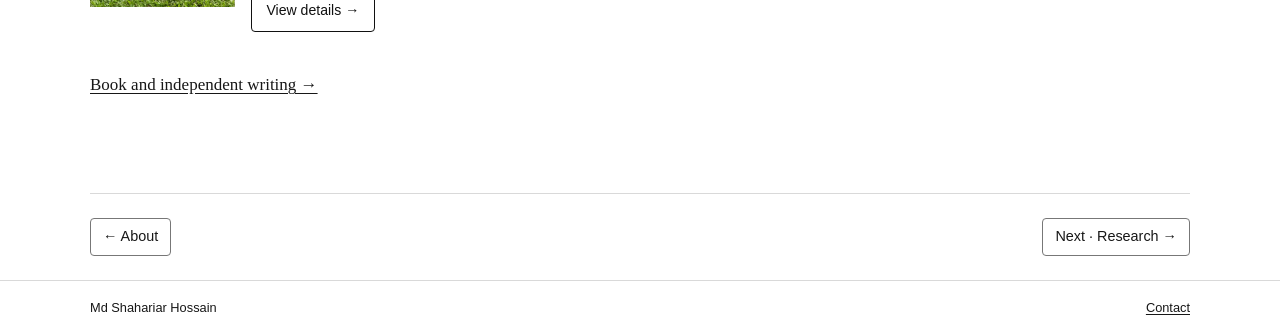
<file: publications.html>
<!doctype html>
<html lang="en">
<head>
  <meta charset="utf-8">
  <meta name="viewport" content="width=device-width, initial-scale=1">
  <title>Publications | Md Shahariar Hossain</title>
  <link rel="stylesheet" href="style.css">
</head>
<body>
  <a class="skip" href="#main">Skip to content</a>
  <header class="site-header">
    <div class="header-inner">
      <a class="brand" href="index.html">MD SHAHARIAR HOSSAIN</a>
      <nav class="desktop-nav" aria-label="Main navigation">
        <a href="index.html">About</a>
        <a href="publications.html" aria-current="page">Publications</a>
        <a href="research.html">Research</a>
        <a href="awards.html">Awards</a>
        <a href="experience.html">Experience</a>
        <a href="creative.html">Creative work</a>
        <a href="cv.html">CV</a>
        <a href="contact.html">Contact</a>
      </nav>
      <details class="mobile-menu">
        <summary aria-label="Main navigation menu"><span aria-hidden="true"></span></summary>
        <nav aria-label="Main navigation">
        <a href="index.html">About</a>
        <a href="publications.html" aria-current="page">Publications</a>
        <a href="research.html">Research</a>
        <a href="awards.html">Awards</a>
        <a href="experience.html">Experience</a>
        <a href="creative.html">Creative work</a>
        <a href="cv.html">CV</a>
        <a href="contact.html">Contact</a>
      </nav>
      </details>
    </div>
  </header>
  <main id="main">
<section class="wrap page"><p class="eyebrow">SCHOLARLY WORK</p><h1>Publications</h1><h2>Journal article</h2><article class="paper-card">
  <img class="paper-thumb" src="gbuffer.png" alt="" loading="lazy">
  <div><p class="eyebrow">Array · Volume 32 · 2026 · Article 101324</p><h2><a href="paper-gbuffer.html">G-buffer-guided feature modulation for lightweight rendered image super-resolution</a></h2><p>M. S. Hossain, M. T. Hassan and A. Islam</p><p class="paper-actions"><a class="button secondary" href="paper-gbuffer.html">View details →</a></p></div>
</article><h2>Conference proceedings</h2><article class="paper-card">
  <img class="paper-thumb" src="forward-pass-patterns.png" alt="" loading="lazy">
  <div><p class="eyebrow">ICICT 2024 · Dhaka · pp. 130–134</p><h2><a href="paper-forward-pass.html">Biologically Inspired Network Design to Train Only Through Forward Pass</a></h2><p>M. S. Hossain, M. T. Hassan and M. S. Hossain</p><p class="paper-actions"><a class="button secondary" href="paper-forward-pass.html">View details →</a></p></div>
</article>
<article class="paper-card">
  <img class="paper-thumb" src="stylegan-scenes.png" alt="" loading="lazy">
  <div><p class="eyebrow">ICICT4SD 2023 · Dhaka · pp. 341–345</p><h2><a href="paper-stylegan.html">Training StyleGAN2 on BWW-Texture Dataset: Generating Textures Through Transfer Learning</a></h2><p>M. S. Hossain, M. S. Hossain and M. B. Karim</p><p class="paper-actions"><a class="button secondary" href="paper-stylegan.html">View details →</a></p></div>
</article><h2>Accepted conference work</h2><article class="paper-card">
  <img class="paper-thumb" src="quadruped-leg-trajectory.png" alt="" loading="lazy">
  <div><p class="eyebrow">IEEE RAAICON · Accepted, 2026</p><h2><a href="paper-quadruped.html">Kinematic Analysis, Trajectory Generation, and Low-Cost Hardware Evaluation for a Quadruped Robot Leg</a></h2><p>M. S. Hossain, R. Abrar, S. A. Akib, T. Ahmed, S. Alam and A. M. Oni</p><p class="paper-actions"><a class="button secondary" href="paper-quadruped.html">View details →</a></p></div>
</article><h2>Undergraduate thesis</h2><article class="paper-card">
  <img class="paper-thumb" src="thesis-robot.webp" alt="" loading="lazy">
  <div><p class="eyebrow">B.Sc. Thesis · BRAC University · 2026</p><h2><a href="paper-thesis.html">A quadruped robot for real-time inspection and responsive operations</a></h2><p>M. S. Hossain, R. M. Abrar, S. A. Akib and T. Ahmed</p><p class="paper-actions"><a class="button secondary" href="paper-thesis.html">View details →</a></p></div>
</article><p><a href="creative.html">Book and independent writing →</a></p></section>
  </main>
  <nav class="wrap page-links" aria-label="Page navigation"><a href="index.html">← About</a> <a href="research.html">Next · Research →</a></nav>
  <footer><div class="wrap footer-inner"><span>Md Shahariar Hossain</span><a href="contact.html">Contact</a></div></footer>
</body>
</html>
</file>
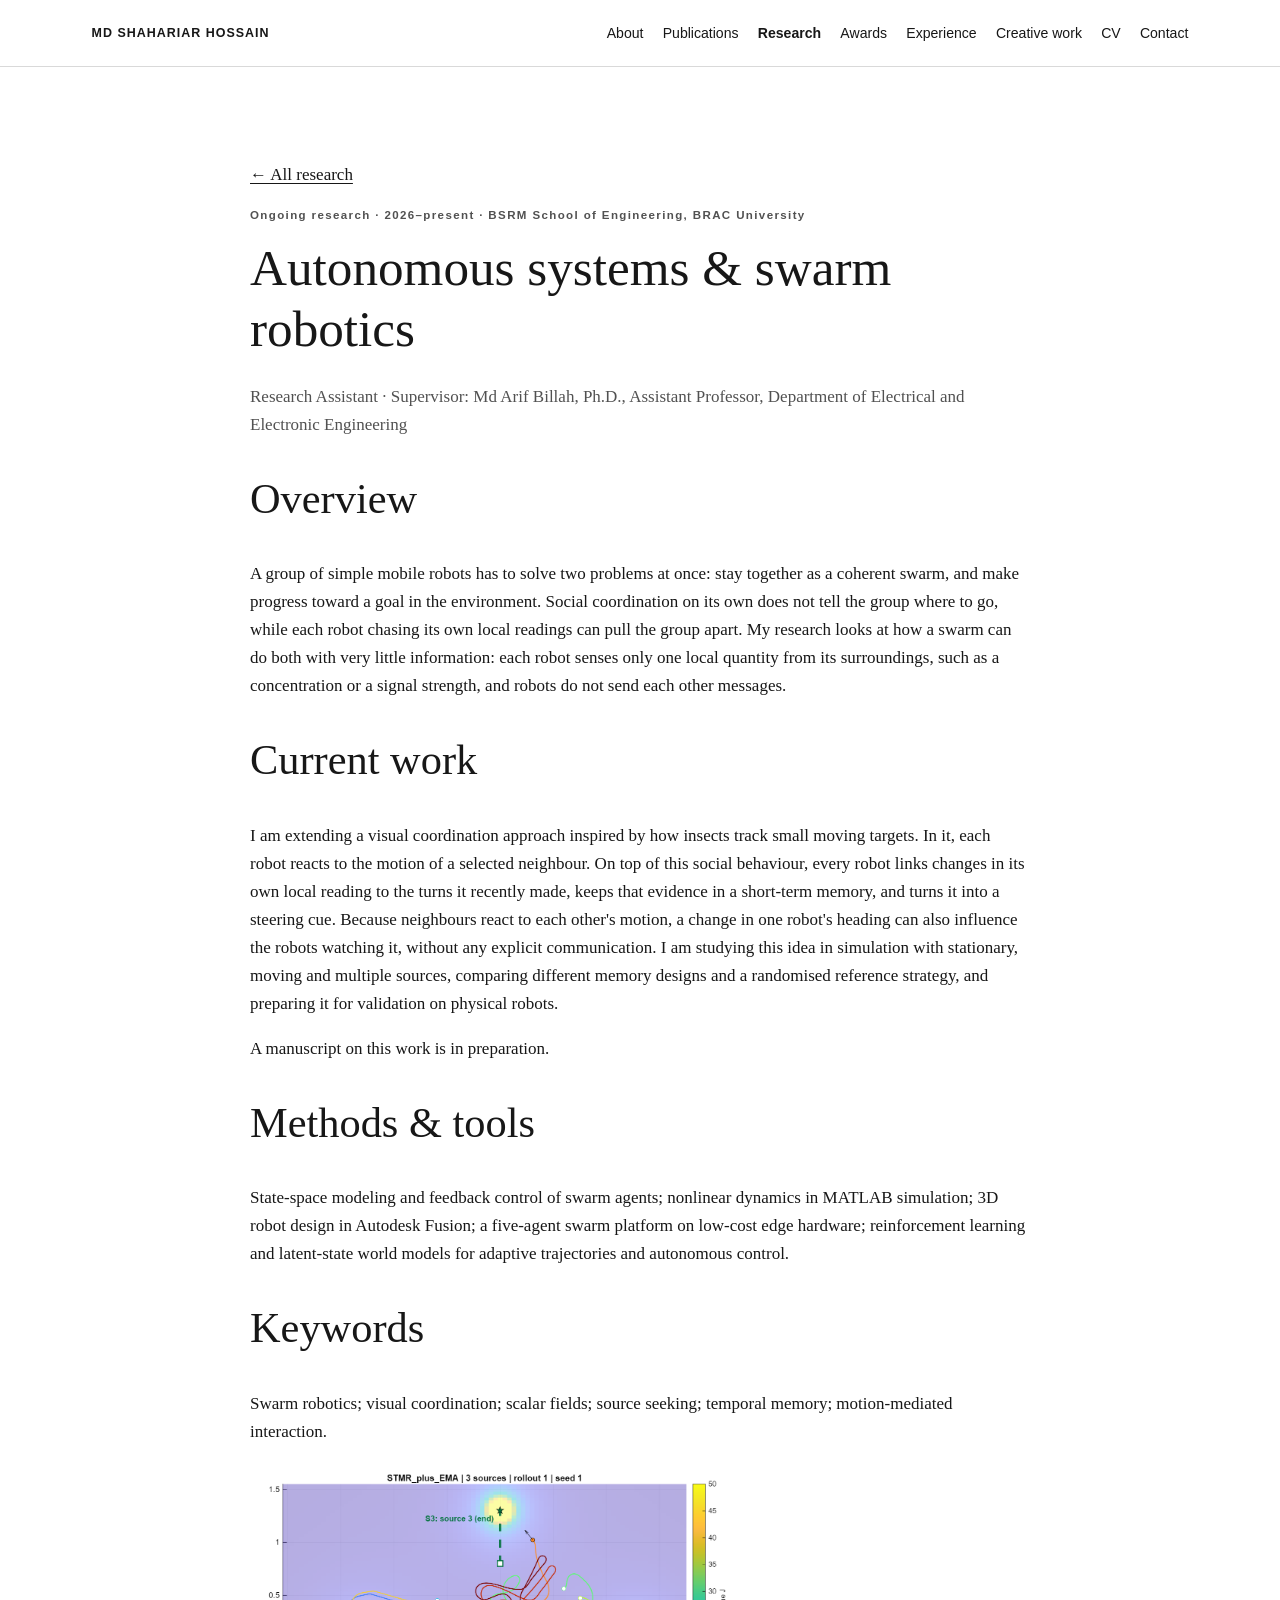
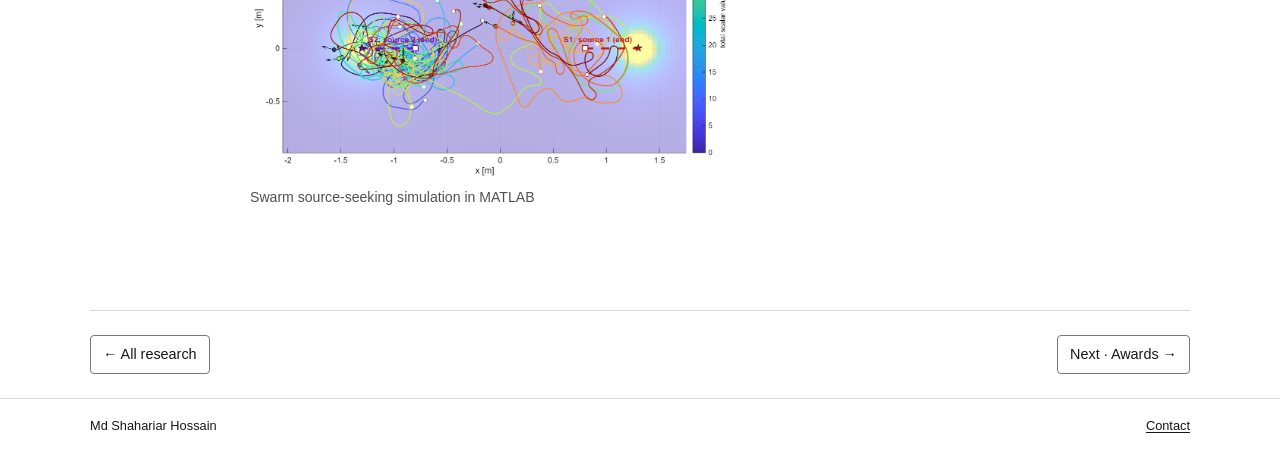
<file: research-swarm.html>
<!doctype html>
<html lang="en">
<head>
  <meta charset="utf-8">
  <meta name="viewport" content="width=device-width, initial-scale=1">
  <title>Autonomous systems &amp; swarm robotics | Md Shahariar Hossain</title>
  <link rel="stylesheet" href="style.css">
</head>
<body>
  <a class="skip" href="#main">Skip to content</a>
  <header class="site-header">
    <div class="header-inner">
      <a class="brand" href="index.html">MD SHAHARIAR HOSSAIN</a>
      <nav class="desktop-nav" aria-label="Main navigation">
        <a href="index.html">About</a>
        <a href="publications.html">Publications</a>
        <a href="research.html" aria-current="page">Research</a>
        <a href="awards.html">Awards</a>
        <a href="experience.html">Experience</a>
        <a href="creative.html">Creative work</a>
        <a href="cv.html">CV</a>
        <a href="contact.html">Contact</a>
      </nav>
      <details class="mobile-menu">
        <summary aria-label="Main navigation menu"><span aria-hidden="true"></span></summary>
        <nav aria-label="Main navigation">
        <a href="index.html">About</a>
        <a href="publications.html">Publications</a>
        <a href="research.html" aria-current="page">Research</a>
        <a href="awards.html">Awards</a>
        <a href="experience.html">Experience</a>
        <a href="creative.html">Creative work</a>
        <a href="cv.html">CV</a>
        <a href="contact.html">Contact</a>
      </nav>
      </details>
    </div>
  </header>
  <main id="main">
<article class="wrap page paper-detail">
  <p><a href="research.html">← All research</a></p>
  <p class="eyebrow">Ongoing research · 2026–present · BSRM School of Engineering, BRAC University</p>
  <h1>Autonomous systems &amp; swarm robotics</h1>
  <p class="byline">Research Assistant · Supervisor: Md Arif Billah, Ph.D., Assistant Professor, Department of Electrical and Electronic Engineering</p>
  <h2>Overview</h2>
<p>A group of simple mobile robots has to solve two problems at once: stay together as a coherent swarm, and make progress toward a goal in the environment. Social coordination on its own does not tell the group where to go, while each robot chasing its own local readings can pull the group apart. My research looks at how a swarm can do both with very little information: each robot senses only one local quantity from its surroundings, such as a concentration or a signal strength, and robots do not send each other messages.</p>
<h2>Current work</h2>
<p>I am extending a visual coordination approach inspired by how insects track small moving targets. In it, each robot reacts to the motion of a selected neighbour. On top of this social behaviour, every robot links changes in its own local reading to the turns it recently made, keeps that evidence in a short-term memory, and turns it into a steering cue. Because neighbours react to each other's motion, a change in one robot's heading can also influence the robots watching it, without any explicit communication. I am studying this idea in simulation with stationary, moving and multiple sources, comparing different memory designs and a randomised reference strategy, and preparing it for validation on physical robots.</p>
<p>A manuscript on this work is in preparation.</p>
<h2>Methods &amp; tools</h2>
<p>State-space modeling and feedback control of swarm agents; nonlinear dynamics in MATLAB simulation; 3D robot design in Autodesk Fusion; a five-agent swarm platform on low-cost edge hardware; reinforcement learning and latent-state world models for adaptive trajectories and autonomous control.</p>
<h2>Keywords</h2>
<p>Swarm robotics; visual coordination; scalar fields; source seeking; temporal memory; motion-mediated interaction.</p>

<figure class="detail-figure"><img src="swarm-simulation.png" alt="MATLAB simulation of swarm agent trajectories converging on three scalar-field sources" loading="lazy"><figcaption>Swarm source-seeking simulation in MATLAB</figcaption></figure>
</article>
  </main>
  <nav class="wrap page-links" aria-label="Page navigation"><a href="research.html">← All research</a> <a href="awards.html">Next · Awards →</a></nav>
  <footer><div class="wrap footer-inner"><span>Md Shahariar Hossain</span><a href="contact.html">Contact</a></div></footer>
</body>
</html>
</file>
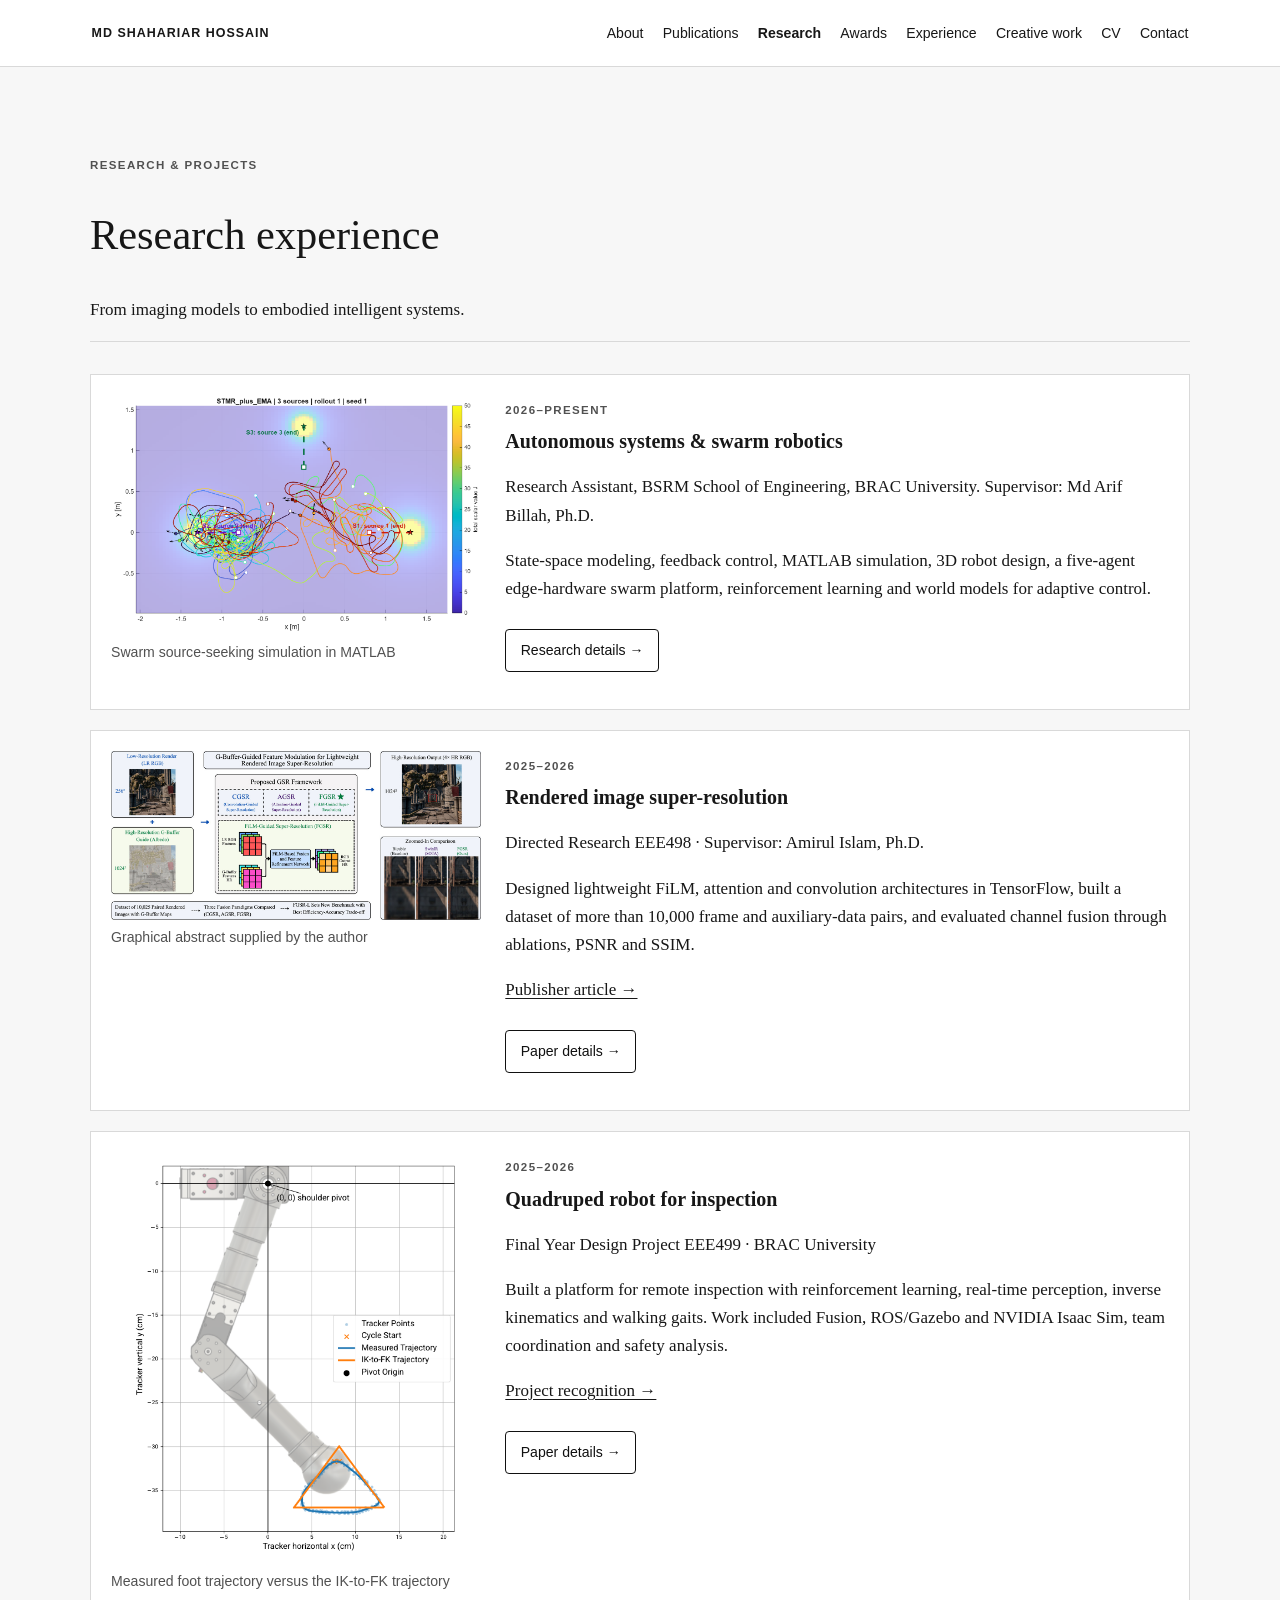
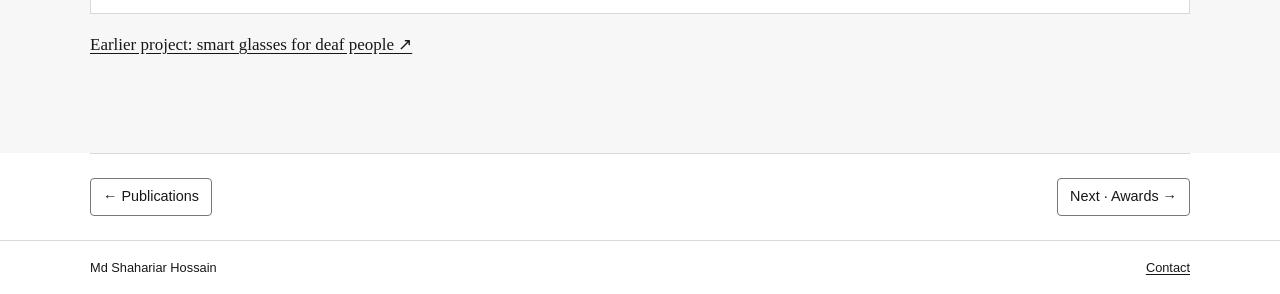
<file: research.html>
<!doctype html>
<html lang="en">
<head>
  <meta charset="utf-8">
  <meta name="viewport" content="width=device-width, initial-scale=1">
  <title>Research | Md Shahariar Hossain</title>
  <link rel="stylesheet" href="style.css">
</head>
<body>
  <a class="skip" href="#main">Skip to content</a>
  <header class="site-header">
    <div class="header-inner">
      <a class="brand" href="index.html">MD SHAHARIAR HOSSAIN</a>
      <nav class="desktop-nav" aria-label="Main navigation">
        <a href="index.html">About</a>
        <a href="publications.html">Publications</a>
        <a href="research.html" aria-current="page">Research</a>
        <a href="awards.html">Awards</a>
        <a href="experience.html">Experience</a>
        <a href="creative.html">Creative work</a>
        <a href="cv.html">CV</a>
        <a href="contact.html">Contact</a>
      </nav>
      <details class="mobile-menu">
        <summary aria-label="Main navigation menu"><span aria-hidden="true"></span></summary>
        <nav aria-label="Main navigation">
        <a href="index.html">About</a>
        <a href="publications.html">Publications</a>
        <a href="research.html" aria-current="page">Research</a>
        <a href="awards.html">Awards</a>
        <a href="experience.html">Experience</a>
        <a href="creative.html">Creative work</a>
        <a href="cv.html">CV</a>
        <a href="contact.html">Contact</a>
      </nav>
      </details>
    </div>
  </header>
  <main id="main">
<section class="section shaded" id="research"><div class="wrap"><div class="section-heading"><div><p class="eyebrow">RESEARCH &amp; PROJECTS</p><h2>Research experience</h2></div><p>From imaging models to embodied intelligent systems.</p></div><div class="research-rows"><article class="card research-row"><figure><img src="swarm-simulation.png" alt="MATLAB simulation of swarm agent trajectories converging on three scalar-field sources" loading="lazy"><figcaption>Swarm source-seeking simulation in MATLAB</figcaption></figure><div><span class="tag">2026–PRESENT</span><h3>Autonomous systems &amp; swarm robotics</h3><p>Research Assistant, BSRM School of Engineering, BRAC University. Supervisor: Md Arif Billah, Ph.D.</p><p>State-space modeling, feedback control, MATLAB simulation, 3D robot design, a five-agent edge-hardware swarm platform, reinforcement learning and world models for adaptive control.</p><p><a class="button secondary" href="research-swarm.html">Research details →</a></p></div></article><article class="card research-row"><figure><img src="gbuffer.png" alt="Graphical abstract supplied by the author" loading="lazy"><figcaption>Graphical abstract supplied by the author</figcaption></figure><div><span class="tag">2025–2026</span><h3>Rendered image super-resolution</h3><p>Directed Research EEE498 · Supervisor: Amirul Islam, Ph.D.</p><p>Designed lightweight FiLM, attention and convolution architectures in TensorFlow, built a dataset of more than 10,000 frame and auxiliary-data pairs, and evaluated channel fusion through ablations, PSNR and SSIM.</p><a href="https://doi.org/10.1016/j.array.2026.101324">Publisher article →</a><p><a class="button secondary" href="paper-gbuffer.html">Paper details →</a></p></div></article><article class="card research-row"><figure><img src="quadruped-leg-trajectory.png" alt="Measured foot trajectory compared with the IK-to-FK trajectory, overlaid on the robot leg" loading="lazy"><figcaption>Measured foot trajectory versus the IK-to-FK trajectory</figcaption></figure><div><span class="tag">2025–2026</span><h3>Quadruped robot for inspection</h3><p>Final Year Design Project EEE499 · BRAC University</p><p>Built a platform for remote inspection with reinforcement learning, real-time perception, inverse kinematics and walking gaits. Work included Fusion, ROS/Gazebo and NVIDIA Isaac Sim, team coordination and safety analysis.</p><a href="https://www.bracu.ac.bd/news/brac-university-crowned-champion-ewu-robotfest-2026-innovative-quadruped-robot">Project recognition →</a><p><a class="button secondary" href="paper-quadruped.html">Paper details →</a></p></div></article></div><p class="more-link"><a href="https://www.youtube.com/watch?v=RrTVXMiwTr0">Earlier project: smart glasses for deaf people ↗</a></p></div></section>
  </main>
  <nav class="wrap page-links" aria-label="Page navigation"><a href="publications.html">← Publications</a> <a href="awards.html">Next · Awards →</a></nav>
  <footer><div class="wrap footer-inner"><span>Md Shahariar Hossain</span><a href="contact.html">Contact</a></div></footer>
</body>
</html>
</file>
<file: style.css>
:root {
  color-scheme: light;
  --ink: #171717;
  --muted: #515151;
  --line: #d9d9d9;
  --surface: #f7f7f7;
}
* { box-sizing: border-box; }
body { margin: 0; color: var(--ink); background: #fff; font: 17px/1.65 Georgia, "Times New Roman", serif; }
a { color: inherit; text-underline-offset: .18em; }
a:hover { text-decoration-thickness: 2px; }
a:focus-visible { outline: 2px solid #111; outline-offset: 4px; }
img { display: block; max-width: 100%; filter: grayscale(1); }
h1, h2, h3, h4 { line-height: 1.2; }
h1 { font-size: clamp(2.35rem, 6vw, 4.25rem); font-weight: 400; margin: .15em 0 .45em; overflow-wrap: anywhere; }
h2 { font-size: clamp(1.65rem, 4vw, 2.65rem); font-weight: 400; }
h3 { font-size: 1.25rem; }
.wrap, .header-inner { width: min(1100px, calc(100% - 40px)); margin-inline: auto; }
.site-header, footer { border-bottom: 1px solid var(--line); }
.header-inner, .footer-inner { display: flex; align-items: center; justify-content: space-between; gap: 1rem; padding-block: 1rem; }
.brand, nav, .eyebrow, .tag, .button, .year, .footer-inner, .social-icon, figcaption { font-family: Arial, sans-serif; }
.brand { font-size: .78rem; font-weight: 700; letter-spacing: .08em; text-decoration: none; }
nav, .links, .cv-actions { display: flex; flex-wrap: wrap; gap: .5rem 1rem; }
nav a { font-size: .88rem; text-decoration: none; padding-block: .4rem; }
nav a:hover, nav [aria-current] { text-decoration: underline; }
.skip { position: absolute; left: .75rem; top: .75rem; transform: translateY(-200%); background: white; padding: .5rem; }
.skip:focus { transform: none; }
.hero { display: grid; grid-template-columns: 1fr minmax(180px, 27%); align-items: center; gap: clamp(2rem, 7vw, 6rem); padding-block: 4rem; }
.hero-copy > p { max-width: 65ch; }
.lead { font-size: 1.35rem; }
.eyebrow, .tag { font-size: .72rem; font-weight: 700; letter-spacing: .12em; color: var(--muted); }
.portrait, figure { margin: 0; }
.portrait img { width: 100%; aspect-ratio: 4/5; object-fit: cover; }
figcaption, .small, .muted { font-size: .88rem; color: var(--muted); }
figcaption { padding-top: .4rem; }
.button { display: inline-block; margin-top: .6rem; padding: .55rem .9rem; border: 1px solid #111; background: #111; color: white; text-decoration: none; font-size: .88rem; }
.button:hover { background: #333; }
.button.secondary { color: #111; background: white; }
.button.secondary:hover { background: #eee; }
.page, .section { padding-block: clamp(2.5rem, 6vw, 5rem); }
.featured { padding: 1.25rem 0 3rem; border-top: 1px solid var(--line); }
.section-heading { border-bottom: 1px solid var(--line); margin-bottom: 2rem; }
.grid { display: grid; gap: 1.5rem; }
.two { grid-template-columns: repeat(2, minmax(0, 1fr)); }
.three { grid-template-columns: repeat(3, minmax(0, 1fr)); }
.card { padding: 1.25rem; border: 1px solid var(--line); background: white; }
.shaded, .contact { background: var(--surface); }
.paper-card { display: flex; gap: 1rem; align-items: start; border-top: 1px solid var(--line); padding: 1.1rem 0; }
.paper-card h2 { font-size: 1.28rem; margin: .2rem 0; }
.paper-card p { margin: .25rem 0; }
.paper-icon { display: grid; flex: 0 0 2.75rem; height: 3.25rem; place-items: center; background: #eee; font: 1.5rem Georgia, serif; }
.paper-detail { max-width: 780px; }
.paper-detail h1 { font-size: clamp(2rem, 4.5vw, 3.2rem); }
.byline { color: var(--muted); }
.award { display: grid; grid-template-columns: 5rem 1fr; border-bottom: 1px solid var(--line); padding-block: .6rem; }
.award-gallery { margin-bottom: 1.5rem; }
.award-gallery img { width: 100%; aspect-ratio: 16/9; object-fit: cover; background: #eee; }
.award span { padding-top: 1em; color: var(--muted); }
.gallery { display: grid; grid-template-columns: repeat(3, 1fr); gap: .5rem; }
.gallery img { width: 100%; aspect-ratio: 1; object-fit: cover; }
.contact-email, .contact a { overflow-wrap: anywhere; }
.social-icon { display: inline-grid; place-items: center; width: 1.6rem; height: 1.6rem; margin-right: .35rem; border: 1px solid #777; font-size: .72rem; font-weight: bold; }
.cv-viewer { display: block; width: 100%; min-height: 70vh; height: 850px; border: 1px solid var(--line); }
footer { border-top: 1px solid var(--line); border-bottom: 0; font-size: .8rem; }
@media (max-width: 800px) {
  .header-inner { align-items: flex-start; flex-direction: column; gap: .35rem; }
  .three { grid-template-columns: 1fr; }
}
@media (max-width: 560px) {
  .two, .hero { grid-template-columns: 1fr; }
  .portrait { max-width: 180px; }
  .hero { gap: 1.5rem; }
  .award { grid-template-columns: 4rem 1fr; }
  .cv-viewer { height: 75vh; }
}

/* Bordered controls and full-width research rows */
img { filter: none; }
body { font-family: "Times New Roman", Georgia, serif; }
a:not(.skip):not(.button) {
  display: inline-block;
  border: 1px solid #bcbcbc;
  border-radius: 4px;
  padding: .22em .6em;
  text-decoration: none;
  max-width: 100%;
  overflow-wrap: anywhere;
}
a:not(.skip):not(.button):hover { background: #eee; border-color: #555; }
a[aria-current="page"]:not(.button) { background: #111; color: #fff; border-color: #111; }
a[aria-current="page"]:not(.button):hover { background: #333; }
.button { border-radius: 4px; }
button.button { cursor: pointer; }
.page-links { justify-content: space-between; padding-block: 1.5rem; border-top: 1px solid var(--line); }
.page-links a { font-size: .9rem; }
.research-rows { display: grid; gap: 1.25rem; }
.research-row { display: grid; grid-template-columns: minmax(180px, 35%) 1fr; gap: 1.5rem; align-items: start; }
.research-row h3 { margin-top: .4rem; }
.research-row img { width: 100%; }
.paper-thumb { flex: 0 0 145px; width: 145px; }
.paper-detail .detail-figure { max-width: 480px; margin-block: 1.5rem; }
.social-icon { color: white; border: 0; background: #333; border-radius: 3px; }
a[href*="linkedin.com"] .social-icon { background: #0a66c2; }
a[href*="scholar.google"] .social-icon { background: #2764cc; }
a[href*="orcid.org"] .social-icon { background: #a6ce39; color: #171717; }
a[href*="researchgate.net"] .social-icon { background: #007c67; }
a[href*="facebook.com"] .social-icon { background: #0866ff; }
a[href*="instagram.com"] .social-icon { background: #af236a; }
a[href*="youtube.com"] .social-icon { background: #c00; }
.cv-preview { margin: 1.5rem auto; max-width: 880px; }
.cv-preview canvas { display: block; width: 100%; height: auto; margin: 0 auto 1rem; }
@media (max-width: 600px) {
  .research-row { grid-template-columns: 1fr; }
  .paper-thumb { flex-basis: 86px; width: 86px; }
}
@media print {
  .site-header, footer, .page-links, .skip, .cv-heading { display: none !important; }
  .cv-page { width: 100%; padding: 0; }
  .cv-preview { margin: 0; max-width: none; }
  .cv-preview canvas { width: auto; max-width: 100%; max-height: 9.5in; margin: 0 auto; break-inside: avoid; }
  .cv-preview canvas + canvas { break-before: page; }
}

/* Inline references and explicit actions */
body { font-family: Georgia, "Times New Roman", serif; }
a:not(.skip):not(.button) {
  display: inline;
  border: 0;
  border-radius: 0;
  padding: 0;
  text-decoration: underline;
}
a:not(.skip):not(.button):hover { background: transparent; }
.site-header a:not(.button) {
  display: inline-block;
  padding: .35rem .1rem;
  text-decoration: none;
  color: #171717;
  background: transparent;
}
.site-header a[aria-current="page"]:not(.button) { font-weight: 700; }
.site-header a:not(.button):hover { color: #555; }
.page-links a:not(.button) {
  display: inline-block;
  padding: .4rem .75rem;
  border: 1px solid #777;
  border-radius: 4px;
  text-decoration: none;
}
.page-links a:not(.button):hover { background: #eee; }
.paper-thumb { align-self: flex-start; max-height: 130px; object-fit: contain; }
.research-row.text-only { grid-template-columns: 1fr; }
.detail-figure img { max-height: 580px; object-fit: contain; }
.video-entry { display: flex; gap: .8rem; align-items: center; margin: 1rem 0; }
.video-entry img { width: min(32%, 120px); aspect-ratio: 16/9; object-fit: cover; }
.site-header nav a[aria-current="page"]:hover { background: transparent; color: #555; }

/* Compact mobile navigation */
.mobile-menu { display: none; }
@media (max-width: 800px) {
  .site-header .header-inner {
    display: grid;
    grid-template-columns: minmax(0, 1fr) auto;
    align-items: center;
    position: relative;
  }
  .site-header .desktop-nav { display: none; }
  .mobile-menu { display: block; }
  .mobile-menu summary {
    display: grid;
    place-items: center;
    width: 44px;
    height: 44px;
    list-style: none;
    cursor: pointer;
  }
  .mobile-menu summary::-webkit-details-marker { display: none; }
  .mobile-menu summary span {
    width: 22px;
    height: 2px;
    background: currentColor;
    box-shadow: 0 -6px currentColor, 0 6px currentColor;
  }
  .mobile-menu nav {
    position: absolute;
    z-index: 2;
    inset: 100% 0 auto;
    display: grid;
    gap: 0;
    padding: .5rem 1rem;
    background: #fff;
    border: 1px solid var(--line);
  }
  .site-header .mobile-menu nav a {
    padding: .55rem .1rem;
  }
}

/* Homepage affiliations */
.affiliations { padding: 1.25rem 0 2rem; border-top: 1px solid var(--line); }
.affiliation-grid { display: grid; grid-template-columns: repeat(2, minmax(0, 1fr)); gap: 1.5rem; }
.affiliation { display: flex; flex-direction: column; align-items: flex-start; gap: .75rem; min-width: 0; }
.affiliation-logo { width: auto; max-width: 190px; height: 48px; object-fit: contain; object-position: left center; }
.affiliation-logo.bracu-logo { height: 58px; margin-block: -5px; }
.affiliation-copy { display: grid; gap: .2rem; min-width: 0; }
.affiliation-copy .eyebrow { margin: 0; }
.affiliation-copy small { font-size: .88rem; color: var(--muted); }
@media (max-width: 560px) {
  .affiliation-grid { grid-template-columns: 1fr; }
}
</file>
